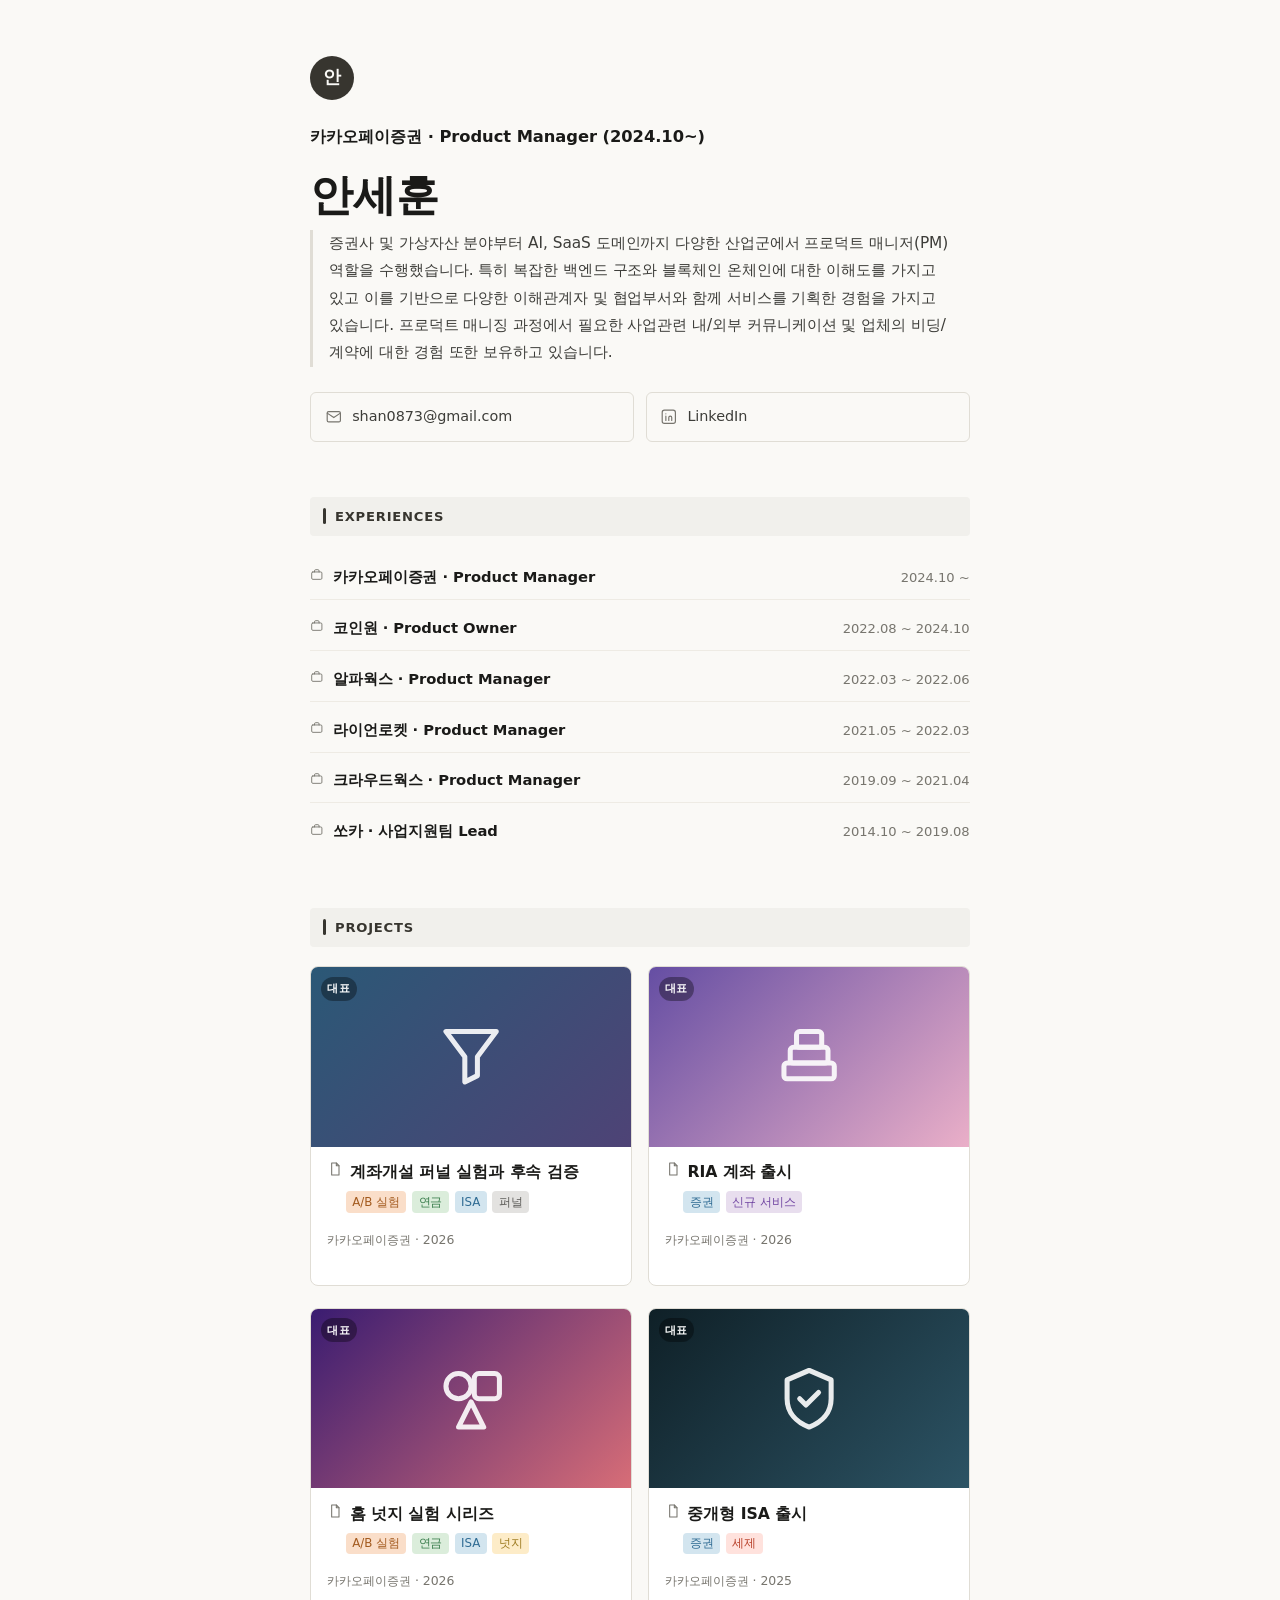
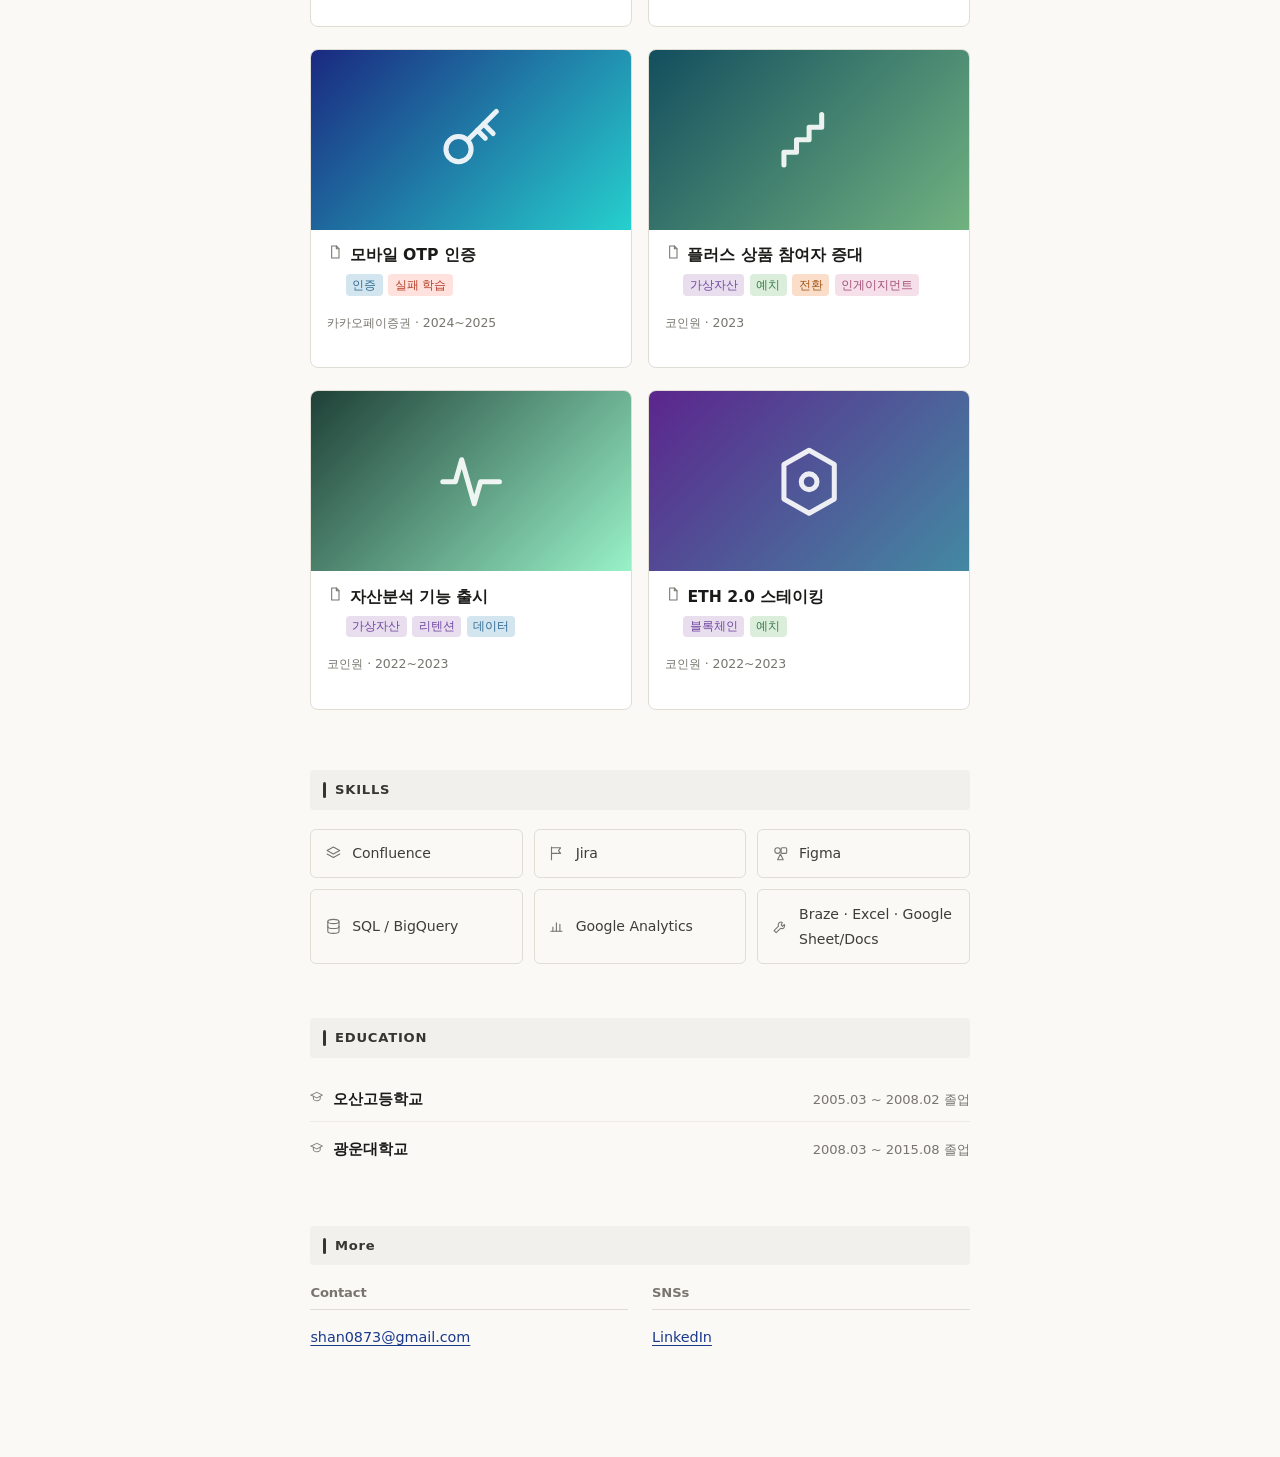
<file: index.html>
<!DOCTYPE html>
<html lang="ko">
<head>
<meta charset="utf-8">
<meta name="viewport" content="width=device-width, initial-scale=1">
<meta name="robots" content="noindex, nofollow">
<title>안세훈 · Product Manager</title>
<meta name="description" content="금융 프로덕트에서 가설을 실험으로 검증해 의사결정을 만드는 프로덕트 매니저 안세훈의 포트폴리오">
<link rel="stylesheet" href="assets/style.css">
</head>
<body>

<svg style="display:none" aria-hidden="true">
  <symbol id="i-mail" viewBox="0 0 24 24" fill="none" stroke="currentColor" stroke-width="1.6" stroke-linecap="round" stroke-linejoin="round">
    <rect x="3" y="5" width="18" height="14" rx="2"/><path d="M3 7l9 6 9-6"/>
  </symbol>
  <symbol id="i-link" viewBox="0 0 24 24" fill="none" stroke="currentColor" stroke-width="1.6" stroke-linecap="round" stroke-linejoin="round">
    <rect x="3" y="3" width="18" height="18" rx="3"/><path d="M8 11v6M8 8v.01M12 17v-4a2 2 0 0 1 4 0v4M12 13v4"/>
  </symbol>
  <symbol id="i-doc" viewBox="0 0 24 24" fill="none" stroke="currentColor" stroke-width="1.6" stroke-linecap="round" stroke-linejoin="round">
    <path d="M7 3h7l4 4v14H7z"/><path d="M14 3v4h4"/>
  </symbol>
  <symbol id="i-case" viewBox="0 0 24 24" fill="none" stroke="currentColor" stroke-width="1.6" stroke-linecap="round" stroke-linejoin="round">
    <rect x="3" y="7" width="18" height="13" rx="2"/><path d="M8 7V5a2 2 0 0 1 2-2h4a2 2 0 0 1 2 2v2"/>
  </symbol>
  <symbol id="i-cap" viewBox="0 0 24 24" fill="none" stroke="currentColor" stroke-width="1.6" stroke-linecap="round" stroke-linejoin="round">
    <path d="M2 9l10-5 10 5-10 5-10-5z"/><path d="M6 11v5c0 1.5 3 3 6 3s6-1.5 6-3v-5"/>
  </symbol>
  <symbol id="i-layers" viewBox="0 0 24 24" fill="none" stroke="currentColor" stroke-width="1.6" stroke-linecap="round" stroke-linejoin="round">
    <path d="M12 3l9 5-9 5-9-5 9-5z"/><path d="M3 13l9 5 9-5"/>
  </symbol>
  <symbol id="i-flag" viewBox="0 0 24 24" fill="none" stroke="currentColor" stroke-width="1.6" stroke-linecap="round" stroke-linejoin="round">
    <path d="M5 3v18"/><path d="M5 4h13l-3 4 3 4H5"/>
  </symbol>
  <symbol id="i-shapes" viewBox="0 0 24 24" fill="none" stroke="currentColor" stroke-width="1.6" stroke-linecap="round" stroke-linejoin="round">
    <circle cx="8" cy="8" r="4"/><rect x="13" y="4" width="8" height="8" rx="1.5"/><path d="M8 21l4-8 4 8z"/>
  </symbol>
  <symbol id="i-db" viewBox="0 0 24 24" fill="none" stroke="currentColor" stroke-width="1.6" stroke-linecap="round" stroke-linejoin="round">
    <ellipse cx="12" cy="5" rx="8" ry="3"/><path d="M4 5v14c0 1.66 3.58 3 8 3s8-1.34 8-3V5"/><path d="M4 12c0 1.66 3.58 3 8 3s8-1.34 8-3"/>
  </symbol>
  <symbol id="i-chart" viewBox="0 0 24 24" fill="none" stroke="currentColor" stroke-width="1.6" stroke-linecap="round" stroke-linejoin="round">
    <path d="M4 19h16"/><path d="M7 19v-6M12 19V7M17 19v-10"/>
  </symbol>
  <symbol id="i-tool" viewBox="0 0 24 24" fill="none" stroke="currentColor" stroke-width="1.6" stroke-linecap="round" stroke-linejoin="round">
    <path d="M14.7 6.3a4 4 0 0 0-5.4 5.4L3 18l3 3 6.3-6.3a4 4 0 0 0 5.4-5.4l-2.6 2.6-2-2z"/>
  </symbol>
  <symbol id="i-funnel" viewBox="0 0 24 24" fill="none" stroke="currentColor" stroke-width="1.6" stroke-linecap="round" stroke-linejoin="round">
    <path d="M4 4h16l-6 8v6l-4 2v-8z"/>
  </symbol>
  <symbol id="i-stack" viewBox="0 0 24 24" fill="none" stroke="currentColor" stroke-width="1.6" stroke-linecap="round" stroke-linejoin="round">
    <rect x="4" y="14" width="16" height="5" rx="1"/><rect x="6" y="9" width="12" height="5" rx="1"/><rect x="8" y="4" width="8" height="5" rx="1"/>
  </symbol>
  <symbol id="i-shield" viewBox="0 0 24 24" fill="none" stroke="currentColor" stroke-width="1.6" stroke-linecap="round" stroke-linejoin="round">
    <path d="M12 3l7 3v6c0 4.5-3 7.5-7 9-4-1.5-7-4.5-7-9V6z"/><path d="M9 12l2 2 4-4"/>
  </symbol>
  <symbol id="i-bell" viewBox="0 0 24 24" fill="none" stroke="currentColor" stroke-width="1.6" stroke-linecap="round" stroke-linejoin="round">
    <path d="M6 10a6 6 0 0 1 12 0c0 4 1.5 5.5 1.5 5.5H4.5S6 14 6 10z"/><path d="M10 19a2 2 0 0 0 4 0"/>
  </symbol>
  <symbol id="i-chat" viewBox="0 0 24 24" fill="none" stroke="currentColor" stroke-width="1.6" stroke-linecap="round" stroke-linejoin="round">
    <path d="M4 5h16v11H9l-5 4V5z"/>
  </symbol>
  <symbol id="i-key" viewBox="0 0 24 24" fill="none" stroke="currentColor" stroke-width="1.6" stroke-linecap="round" stroke-linejoin="round">
    <circle cx="8" cy="15" r="4"/><path d="M11 12l9-9"/><path d="M16 7l3 3M14 9l2.5 2.5"/>
  </symbol>
  <symbol id="i-stairs" viewBox="0 0 24 24" fill="none" stroke="currentColor" stroke-width="1.6" stroke-linecap="round" stroke-linejoin="round">
    <path d="M4 20v-4h4v-4h4V8h4V4"/>
  </symbol>
  <symbol id="i-pulse" viewBox="0 0 24 24" fill="none" stroke="currentColor" stroke-width="1.6" stroke-linecap="round" stroke-linejoin="round">
    <path d="M3 12h4l2-7 4 14 2-7h6"/>
  </symbol>
  <symbol id="i-hex" viewBox="0 0 24 24" fill="none" stroke="currentColor" stroke-width="1.6" stroke-linecap="round" stroke-linejoin="round">
    <path d="M12 2l8 4.5v11L12 22l-8-4.5v-11z"/><circle cx="12" cy="12" r="2.5"/>
  </symbol>
  <symbol id="i-mic" viewBox="0 0 24 24" fill="none" stroke="currentColor" stroke-width="1.6" stroke-linecap="round" stroke-linejoin="round">
    <rect x="9" y="2" width="6" height="12" rx="3"/><path d="M5 11a7 7 0 0 0 14 0"/><path d="M12 18v4M8 22h8"/>
  </symbol>
</svg>

<div class="wrap">

  <header class="site-header">
    <div class="avatar" aria-hidden="true">안</div>
    <p class="role-line">카카오페이증권 · Product Manager (2024.10~)</p>
    <h1>안세훈</h1>
    <p class="bio-quote">
      증권사 및 가상자산 분야부터 AI, SaaS 도메인까지 다양한 산업군에서 프로덕트 매니저(PM) 역할을 수행했습니다.
      특히 복잡한 백엔드 구조와 블록체인 온체인에 대한 이해도를 가지고 있고 이를 기반으로 다양한 이해관계자 및
      협업부서와 함께 서비스를 기획한 경험을 가지고 있습니다. 프로덕트 매니징 과정에서 필요한 사업관련
      내/외부 커뮤니케이션 및 업체의 비딩/계약에 대한 경험 또한 보유하고 있습니다.
    </p>

    <div class="contact-cards">
      <a class="contact-card" href="mailto:shan0873@gmail.com"><svg><use href="#i-mail"/></svg>shan0873@gmail.com</a>
      <a class="contact-card" href="https://www.linkedin.com/in/sehun-an-01b214189/"><svg><use href="#i-link"/></svg>LinkedIn</a>
    </div>
  </header>

  <div class="section-bar">EXPERIENCES</div>
  <ul class="entry-list">
    <li class="entry-item"><svg><use href="#i-case"/></svg><span class="entry-item__label">카카오페이증권 · Product Manager</span><span class="entry-item__when">2024.10 ~</span></li>
    <li class="entry-item"><svg><use href="#i-case"/></svg><span class="entry-item__label">코인원 · Product Owner</span><span class="entry-item__when">2022.08 ~ 2024.10</span></li>
    <li class="entry-item"><svg><use href="#i-case"/></svg><span class="entry-item__label">알파웍스 · Product Manager</span><span class="entry-item__when">2022.03 ~ 2022.06</span></li>
    <li class="entry-item"><svg><use href="#i-case"/></svg><span class="entry-item__label">라이언로켓 · Product Manager</span><span class="entry-item__when">2021.05 ~ 2022.03</span></li>
    <li class="entry-item"><svg><use href="#i-case"/></svg><span class="entry-item__label">크라우드웍스 · Product Manager</span><span class="entry-item__when">2019.09 ~ 2021.04</span></li>
    <li class="entry-item"><svg><use href="#i-case"/></svg><span class="entry-item__label">쏘카 · 사업지원팀 Lead</span><span class="entry-item__when">2014.10 ~ 2019.08</span></li>
  </ul>

<div class="section-bar">PROJECTS</div>
  <ul class="card-grid">

    <li class="project-card">
      <a class="project-card__cover cover--1" href="projects/pension-isa-funnel-ab.html" aria-hidden="true">
        <span class="project-card__badge">대표</span>
        <svg><use href="#i-funnel"/></svg>
      </a>
      <div class="project-card__body">
        <p class="project-card__title"><svg class="doc-icon"><use href="#i-doc"/></svg>
          <a href="projects/pension-isa-funnel-ab.html">계좌개설 퍼널 실험과 후속 검증</a></p>
        <ul class="tag-row">
          <li class="tagp tagp--orange">A/B 실험</li><li class="tagp tagp--green">연금</li>
          <li class="tagp tagp--blue">ISA</li><li class="tagp tagp--gray">퍼널</li>
        </ul>
        <p class="project-card__meta">카카오페이증권 · 2026</p>
      </div>
    </li>

    <li class="project-card">
      <a class="project-card__cover cover--2" href="projects/ria-launch.html" aria-hidden="true">
        <span class="project-card__badge">대표</span>
        <svg><use href="#i-stack"/></svg>
      </a>
      <div class="project-card__body">
        <p class="project-card__title"><svg class="doc-icon"><use href="#i-doc"/></svg>
          <a href="projects/ria-launch.html">RIA 계좌 출시</a></p>
        <ul class="tag-row"><li class="tagp tagp--blue">증권</li><li class="tagp tagp--purple">신규 서비스</li></ul>
        <p class="project-card__meta">카카오페이증권 · 2026</p>
      </div>
    </li>

    <li class="project-card">
      <a class="project-card__cover cover--5" href="projects/home-nudge-series.html" aria-hidden="true">
        <span class="project-card__badge">대표</span>
        <svg><use href="#i-shapes"/></svg></a>
      <div class="project-card__body">
        <p class="project-card__title"><svg class="doc-icon"><use href="#i-doc"/></svg>
          <a href="projects/home-nudge-series.html">홈 넛지 실험 시리즈</a></p>
        <ul class="tag-row"><li class="tagp tagp--orange">A/B 실험</li><li class="tagp tagp--green">연금</li><li class="tagp tagp--blue">ISA</li><li class="tagp tagp--yellow">넛지</li></ul>
        <p class="project-card__meta">카카오페이증권 · 2026</p>
      </div>
    </li>

    <li class="project-card">
      <a class="project-card__cover cover--4" href="projects/isa-launch.html" aria-hidden="true">
        <span class="project-card__badge">대표</span>
        <svg><use href="#i-shield"/></svg>
      </a>
      <div class="project-card__body">
        <p class="project-card__title"><svg class="doc-icon"><use href="#i-doc"/></svg>
          <a href="projects/isa-launch.html">중개형 ISA 출시</a></p>
        <ul class="tag-row"><li class="tagp tagp--blue">증권</li><li class="tagp tagp--red">세제</li></ul>
        <p class="project-card__meta">카카오페이증권 · 2025</p>
      </div>
    </li>

    <li class="project-card">
      <a class="project-card__cover cover--9" href="projects/mobile-otp.html" aria-hidden="true"><svg><use href="#i-key"/></svg></a>
      <div class="project-card__body">
        <p class="project-card__title"><svg class="doc-icon"><use href="#i-doc"/></svg>
          <a href="projects/mobile-otp.html">모바일 OTP 인증</a></p>
        <ul class="tag-row"><li class="tagp tagp--blue">인증</li><li class="tagp tagp--red">실패 학습</li></ul>
        <p class="project-card__meta">카카오페이증권 · 2024~2025</p>
      </div>
    </li>

    <li class="project-card">
      <a class="project-card__cover cover--6" href="projects/coinone-plus.html" aria-hidden="true"><svg><use href="#i-stairs"/></svg></a>
      <div class="project-card__body">
        <p class="project-card__title"><svg class="doc-icon"><use href="#i-doc"/></svg>
          <a href="projects/coinone-plus.html">플러스 상품 참여자 증대</a></p>
        <ul class="tag-row">
          <li class="tagp tagp--purple">가상자산</li><li class="tagp tagp--green">예치</li>
          <li class="tagp tagp--orange">전환</li><li class="tagp tagp--pink">인게이지먼트</li>
        </ul>
        <p class="project-card__meta">코인원 · 2023</p>
      </div>
    </li>

    <li class="project-card">
      <a class="project-card__cover cover--3" href="projects/coinone-asset-analysis.html" aria-hidden="true"><svg><use href="#i-pulse"/></svg></a>
      <div class="project-card__body">
        <p class="project-card__title"><svg class="doc-icon"><use href="#i-doc"/></svg>
          <a href="projects/coinone-asset-analysis.html">자산분석 기능 출시</a></p>
        <ul class="tag-row"><li class="tagp tagp--purple">가상자산</li><li class="tagp tagp--purple">리텐션</li><li class="tagp tagp--blue">데이터</li></ul>
        <p class="project-card__meta">코인원 · 2022~2023</p>
      </div>
    </li>

    <li class="project-card">
      <a class="project-card__cover cover--7" href="projects/eth2-staking.html" aria-hidden="true"><svg><use href="#i-hex"/></svg></a>
      <div class="project-card__body">
        <p class="project-card__title"><svg class="doc-icon"><use href="#i-doc"/></svg>
          <a href="projects/eth2-staking.html">ETH 2.0 스테이킹</a></p>
        <ul class="tag-row"><li class="tagp tagp--purple">블록체인</li><li class="tagp tagp--green">예치</li></ul>
        <p class="project-card__meta">코인원 · 2022~2023</p>
      </div>
    </li>
  </ul>

  <div class="section-bar">SKILLS</div>
  <div class="skills-grid">
    <div class="skill-card"><svg><use href="#i-layers"/></svg>Confluence</div>
    <div class="skill-card"><svg><use href="#i-flag"/></svg>Jira</div>
    <div class="skill-card"><svg><use href="#i-shapes"/></svg>Figma</div>
    <div class="skill-card"><svg><use href="#i-db"/></svg>SQL / BigQuery</div>
    <div class="skill-card"><svg><use href="#i-chart"/></svg>Google Analytics</div>
    <div class="skill-card"><svg><use href="#i-tool"/></svg>Braze · Excel · Google Sheet/Docs</div>
  </div>

  <div class="section-bar">EDUCATION</div>
  <ul class="entry-list">
    <li class="entry-item"><svg><use href="#i-cap"/></svg><span class="entry-item__label">오산고등학교</span><span class="entry-item__when">2005.03 ~ 2008.02 졸업</span></li>
    <li class="entry-item"><svg><use href="#i-cap"/></svg><span class="entry-item__label">광운대학교</span><span class="entry-item__when">2008.03 ~ 2015.08 졸업</span></li>
  </ul>

  <div class="section-bar">More</div>
  <div class="more-grid">
    <div>
      <h3>Contact</h3>
      <ul><li><a href="mailto:shan0873@gmail.com">shan0873@gmail.com</a></li></ul>
    </div>
    <div>
      <h3>SNSs</h3>
      <ul><li><a href="https://www.linkedin.com/in/sehun-an-01b214189/">LinkedIn</a></li></ul>
    </div>
  </div>

</div>
</body>
</html>
</file>
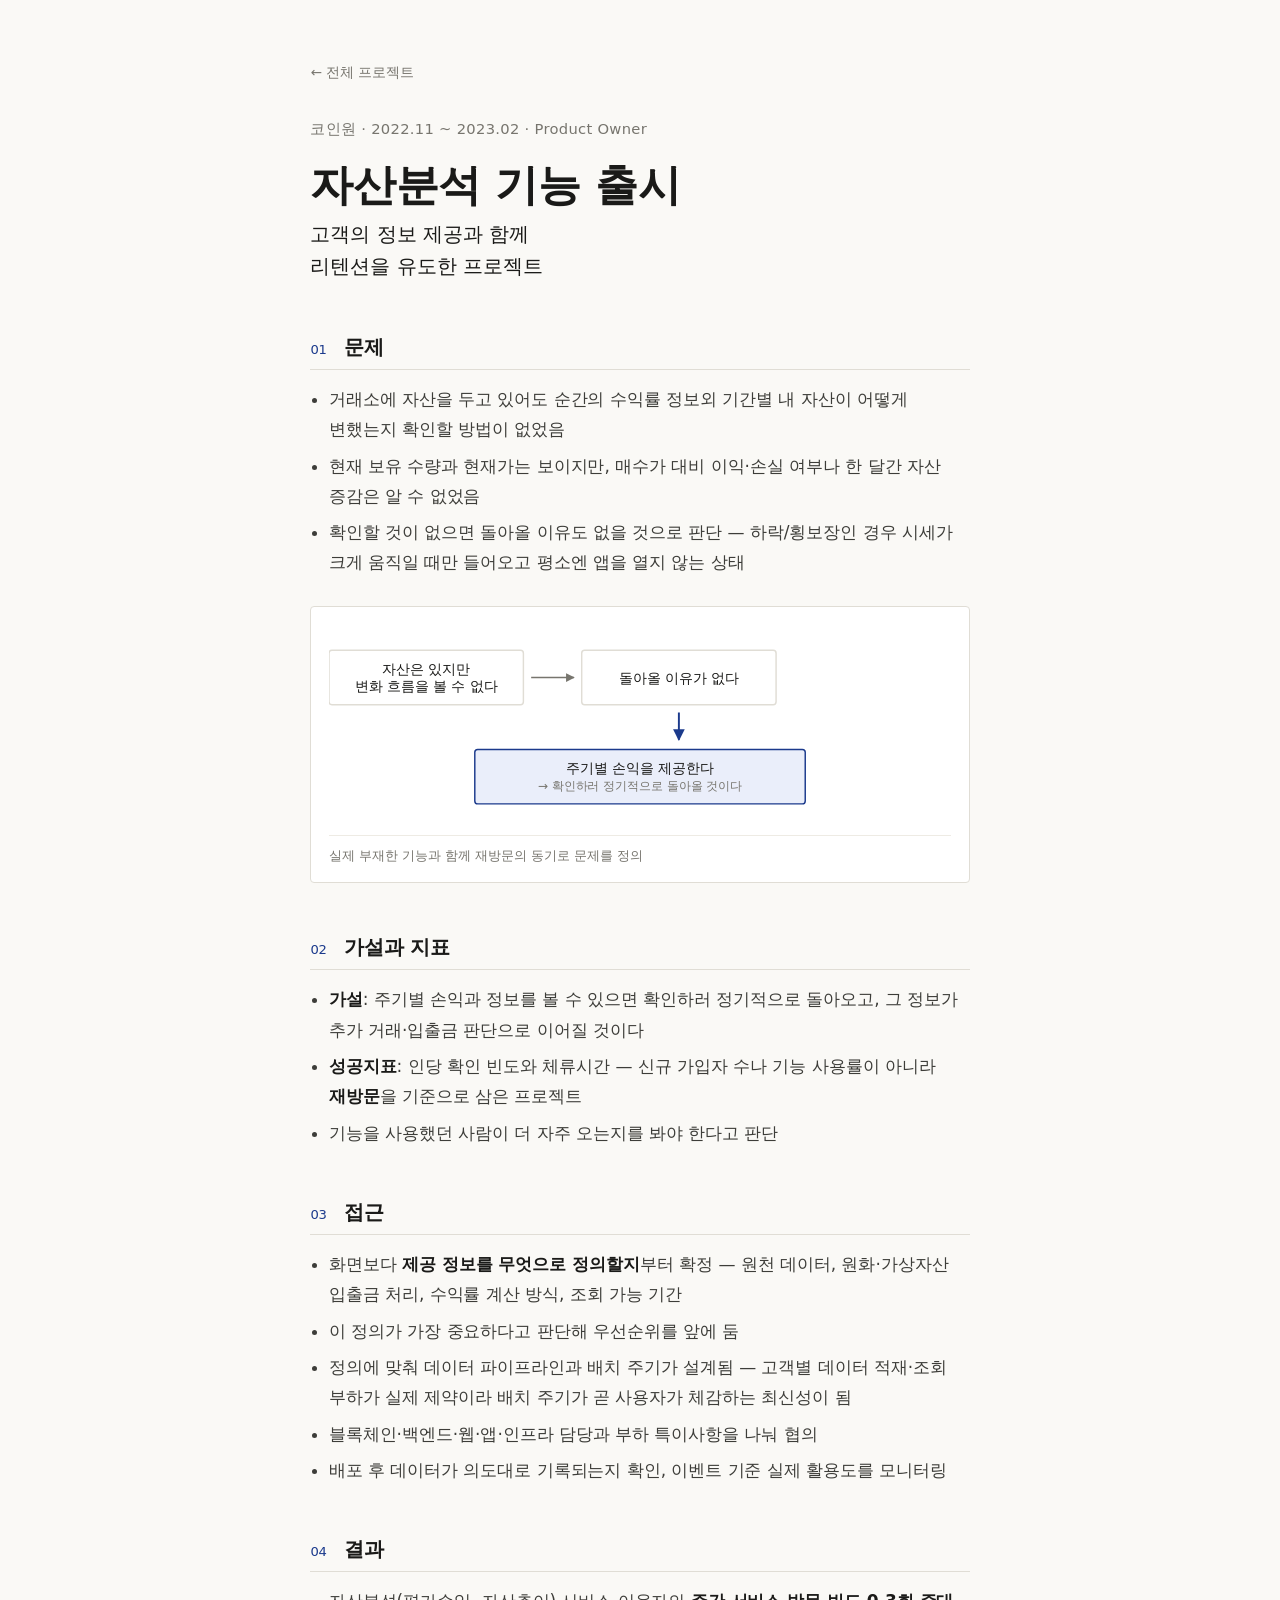
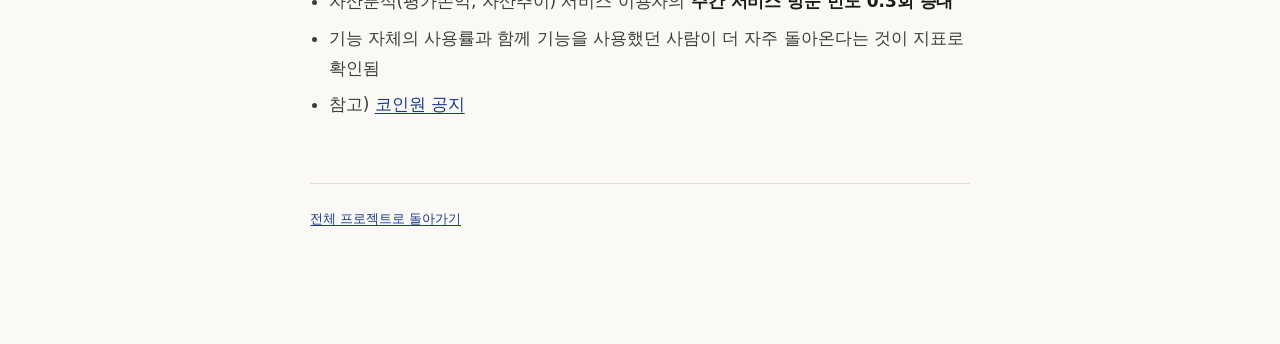
<file: projects/coinone-asset-analysis.html>
<!DOCTYPE html>
<html lang="ko">
<head>
<meta charset="utf-8">
<meta name="viewport" content="width=device-width, initial-scale=1">
<meta name="robots" content="noindex, nofollow">
<title>자산분석 기능 출시 · 안세훈</title>
<link rel="stylesheet" href="../assets/style.css">
</head>
<body>
<div class="wrap">

  <a class="back-link" href="../index.html">전체 프로젝트</a>

  <header class="site-header">
    <p class="role">코인원 · 2022.11 ~ 2023.02 · Product Owner</p>
    <h1>자산분석 기능 출시</h1>
    <p class="tagline">고객의 정보 제공과 함께<br>리텐션을 유도한 프로젝트</p>
  </header>

  <section class="section">
    <h2><span class="n">01</span>문제</h2>
    <ul>
      <li>거래소에 자산을 두고 있어도 순간의 수익률 정보외 기간별 내 자산이 어떻게 변했는지 확인할 방법이 없었음</li>
      <li>현재 보유 수량과 현재가는 보이지만, 매수가 대비 이익·손실 여부나 한 달간 자산 증감은 알 수 없었음</li>
      <li>확인할 것이 없으면 돌아올 이유도 없을 것으로 판단 — 하락/횡보장인 경우 시세가 크게 움직일 때만 들어오고 평소엔 앱을 열지 않는 상태</li>
    </ul>

    <figure class="figure">
      <svg viewBox="0 0 640 200" role="img" aria-labelledby="fig1-t fig1-d">
        <title id="fig1-t">문제 구조와 해결 방향</title>
        <desc id="fig1-d">자산 변화를 확인할 방법이 없어 재방문 이유가 없던 상태에서, 주기별 손익을 제공해 확인을 위한 재방문을 만들었습니다.</desc>

        <rect x="0" y="24" width="200" height="56" rx="3" class="svg-box"/>
        <text x="100" y="48" class="svg-label" text-anchor="middle">자산은 있지만</text>
        <text x="100" y="66" class="svg-label" text-anchor="middle">변화 흐름을 볼 수 없다</text>

        <path d="M208 52 H252" class="svg-arrow" marker-end="url(#ar)"/>

        <rect x="260" y="24" width="200" height="56" rx="3" class="svg-box"/>
        <text x="360" y="58" class="svg-label" text-anchor="middle">돌아올 이유가 없다</text>

        <path d="M360 88 V116" class="svg-arrow--accent" marker-end="url(#ar2)"/>

        <rect x="150" y="126" width="340" height="56" rx="3" class="svg-box--accent"/>
        <text x="320" y="150" class="svg-label" text-anchor="middle">주기별 손익을 제공한다</text>
        <text x="320" y="168" class="svg-label--sm" text-anchor="middle">→ 확인하러 정기적으로 돌아올 것이다</text>

        <defs>
          <marker id="ar" viewBox="0 0 10 10" refX="9" refY="5" markerWidth="6" markerHeight="6" orient="auto-start-reverse">
            <path d="M0 0 L10 5 L0 10 z" style="fill:var(--muted)"/>
          </marker>
          <marker id="ar2" viewBox="0 0 10 10" refX="9" refY="5" markerWidth="6" markerHeight="6" orient="auto-start-reverse">
            <path d="M0 0 L10 5 L0 10 z" style="fill:var(--accent)"/>
          </marker>
        </defs>
      </svg>
      <figcaption class="figure__caption">실제 부재한 기능과 함께 재방문의 동기로 문제를 정의</figcaption>
    </figure>
  </section>

  <section class="section">
    <h2><span class="n">02</span>가설과 지표</h2>
    <ul>
      <li><strong>가설</strong>: 주기별 손익과 정보를 볼 수 있으면 확인하러 정기적으로 돌아오고, 그 정보가 추가 거래·입출금 판단으로 이어질 것이다</li>
      <li><strong>성공지표</strong>: 인당 확인 빈도와 체류시간 — 신규 가입자 수나 기능 사용률이 아니라 <strong>재방문</strong>을 기준으로 삼은 프로젝트</li>
      <li>기능을 사용했던 사람이 더 자주 오는지를 봐야 한다고 판단</li>
    </ul>
  </section>

  <section class="section">
    <h2><span class="n">03</span>접근</h2>
    <ul>
      <li>화면보다 <strong>제공 정보를 무엇으로 정의할지</strong>부터 확정 — 원천 데이터, 원화·가상자산 입출금 처리, 수익률 계산 방식, 조회 가능 기간</li>
      <li>이 정의가 가장 중요하다고 판단해 우선순위를 앞에 둠</li>
      <li>정의에 맞춰 데이터 파이프라인과 배치 주기가 설계됨 — 고객별 데이터 적재·조회 부하가 실제 제약이라 배치 주기가 곧 사용자가 체감하는 최신성이 됨</li>
      <li>블록체인·백엔드·웹·앱·인프라 담당과 부하 특이사항을 나눠 협의</li>
      <li>배포 후 데이터가 의도대로 기록되는지 확인, 이벤트 기준 실제 활용도를 모니터링</li>
    </ul>
  </section>

  <section class="section">
    <h2><span class="n">04</span>결과</h2>
    <ul>
      <li>자산분석(평가손익, 자산추이) 서비스 이용자의 <strong>주간 서비스 방문 빈도 0.3회 증대</strong></li>
      <li>기능 자체의 사용률과 함께 기능을 사용했던 사람이 더 자주 돌아온다는 것이 지표로 확인됨</li>
      <li>참고) <a href="https://coinone.co.kr/info/notice/2519">코인원 공지</a></li>
    </ul>
  </section>

  <footer class="site-footer">
    <p><a href="../index.html">전체 프로젝트로 돌아가기</a></p>
  </footer>

</div>
</body>
</html>
</file>
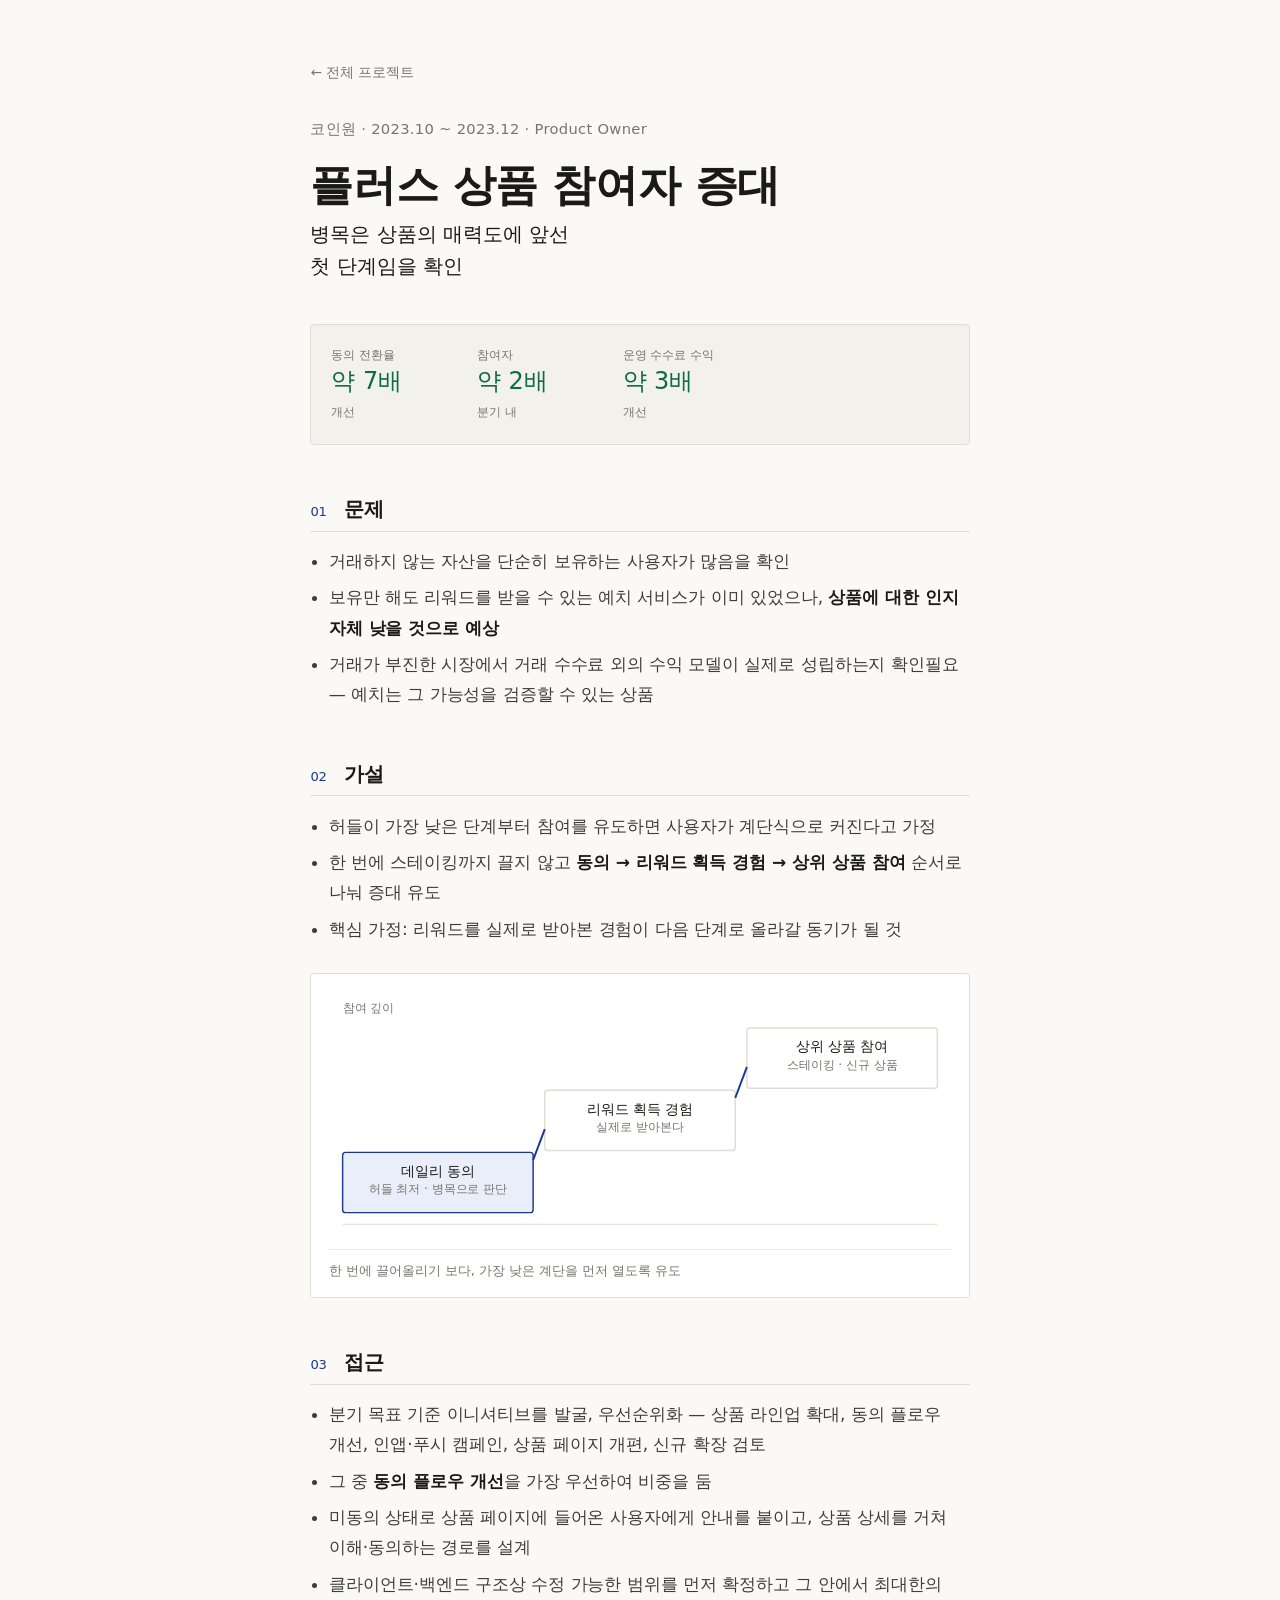
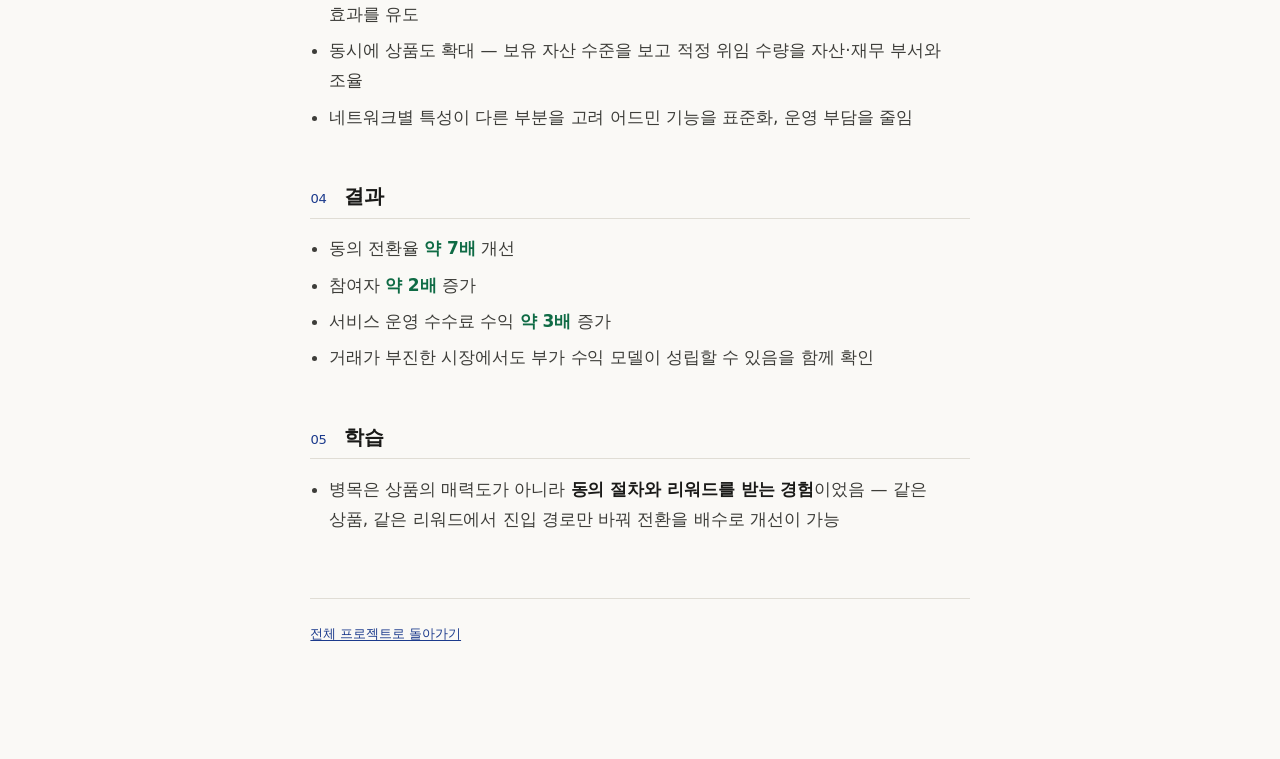
<file: projects/coinone-plus.html>
<!DOCTYPE html>
<html lang="ko">
<head>
<meta charset="utf-8">
<meta name="viewport" content="width=device-width, initial-scale=1">
<meta name="robots" content="noindex, nofollow">
<title>플러스 상품 참여자 증대 · 안세훈</title>
<link rel="stylesheet" href="../assets/style.css">
</head>
<body>
<div class="wrap">

  <a class="back-link" href="../index.html">전체 프로젝트</a>

  <header class="site-header">
    <p class="role">코인원 · 2023.10 ~ 2023.12 · Product Owner</p>
    <h1>플러스 상품 참여자 증대</h1>
    <p class="tagline">병목은 상품의 매력도에 앞선<br>첫 단계임을 확인</p>
  </header>

  <div class="metric-row">
    <div class="metric">
      <span class="metric__label">동의 전환율</span>
      <span class="metric__val metric__val--up">약 7배</span>
      <span class="metric__note">개선</span>
    </div>
    <div class="metric">
      <span class="metric__label">참여자</span>
      <span class="metric__val metric__val--up">약 2배</span>
      <span class="metric__note">분기 내</span>
    </div>
    <div class="metric">
      <span class="metric__label">운영 수수료 수익</span>
      <span class="metric__val metric__val--up">약 3배</span>
      <span class="metric__note">개선</span>
    </div>
  </div>

  <section class="section">
    <h2><span class="n">01</span>문제</h2>
    <ul>
      <li>거래하지 않는 자산을 단순히 보유하는 사용자가 많음을 확인</li>
      <li>보유만 해도 리워드를 받을 수 있는 예치 서비스가 이미 있었으나, <strong>상품에 대한 인지 자체 낮을 것으로 예상</strong></li>
      <li>거래가 부진한 시장에서 거래 수수료 외의 수익 모델이 실제로 성립하는지 확인필요 — 예치는 그 가능성을 검증할 수 있는 상품</li>
    </ul>
  </section>

  <section class="section">
    <h2><span class="n">02</span>가설</h2>
    <ul>
      <li>허들이 가장 낮은 단계부터 참여를 유도하면 사용자가 계단식으로 커진다고 가정</li>
      <li>한 번에 스테이킹까지 끌지 않고 <strong>동의 → 리워드 획득 경험 → 상위 상품 참여</strong> 순서로 나눠 증대 유도</li>
      <li>핵심 가정: 리워드를 실제로 받아본 경험이 다음 단계로 올라갈 동기가 될 것</li>
    </ul>

    <figure class="figure">
      <svg viewBox="0 0 640 250" role="img" aria-labelledby="fig1-t fig1-d">
        <title id="fig1-t">참여 사다리 구조</title>
        <desc id="fig1-d">허들이 가장 낮은 데일리 동의부터 시작해 리워드 획득 경험을 거쳐 상위 상품 참여로 올라가는 3단 구조입니다.</desc>

        <rect x="14" y="164" width="196" height="62" rx="3" class="svg-box--accent"/>
        <text x="112" y="188" class="svg-label" text-anchor="middle">데일리 동의</text>
        <text x="112" y="206" class="svg-label--sm" text-anchor="middle">허들 최저 · 병목으로 판단</text>

        <rect x="222" y="100" width="196" height="62" rx="3" class="svg-box"/>
        <text x="320" y="124" class="svg-label" text-anchor="middle">리워드 획득 경험</text>
        <text x="320" y="142" class="svg-label--sm" text-anchor="middle">실제로 받아본다</text>

        <rect x="430" y="36" width="196" height="62" rx="3" class="svg-box"/>
        <text x="528" y="60" class="svg-label" text-anchor="middle">상위 상품 참여</text>
        <text x="528" y="78" class="svg-label--sm" text-anchor="middle">스테이킹 · 신규 상품</text>

        <path d="M210 172 L222 140" class="svg-arrow--accent"/>
        <path d="M418 108 L430 76" class="svg-arrow--accent"/>

        <line x1="14" y1="238" x2="626" y2="238" class="svg-axis"/>
        <text x="14" y="20" class="svg-label--sm">참여 깊이</text>
      </svg>
      <figcaption class="figure__caption">한 번에 끌어올리기 보다, 가장 낮은 계단을 먼저 열도록 유도</figcaption>
    </figure>
  </section>

  <section class="section">
    <h2><span class="n">03</span>접근</h2>
    <ul>
      <li>분기 목표 기준 이니셔티브를 발굴, 우선순위화 — 상품 라인업 확대, 동의 플로우 개선, 인앱·푸시 캠페인, 상품 페이지 개편, 신규 확장 검토</li>
      <li>그 중 <strong>동의 플로우 개선</strong>을 가장 우선하여 비중을 둠</li>
      <li>미동의 상태로 상품 페이지에 들어온 사용자에게 안내를 붙이고, 상품 상세를 거쳐 이해·동의하는 경로를 설계</li>
      <li>클라이언트·백엔드 구조상 수정 가능한 범위를 먼저 확정하고 그 안에서 최대한의 효과를 유도</li>
      <li>동시에 상품도 확대 — 보유 자산 수준을 보고 적정 위임 수량을 자산·재무 부서와 조율</li>
      <li>네트워크별 특성이 다른 부분을 고려 어드민 기능을 표준화, 운영 부담을 줄임</li>
    </ul>
  </section>

  <section class="section">
    <h2><span class="n">04</span>결과</h2>
    <ul>
      <li>동의 전환율 <span class="delta--up">약 7배</span> 개선</li>
      <li>참여자 <span class="delta--up">약 2배</span> 증가</li>
      <li>서비스 운영 수수료 수익 <span class="delta--up">약 3배</span> 증가</li>
      <li>거래가 부진한 시장에서도 부가 수익 모델이 성립할 수 있음을 함께 확인</li>
    </ul>
  </section>

  <section class="section">
    <h2><span class="n">05</span>학습</h2>
    <ul>
      <li>병목은 상품의 매력도가 아니라 <strong>동의 절차와 리워드를 받는 경험</strong>이었음 — 같은 상품, 같은 리워드에서 진입 경로만 바꿔 전환을 배수로 개선이 가능</li>
    </ul>
  </section>

  <footer class="site-footer">
    <p><a href="../index.html">전체 프로젝트로 돌아가기</a></p>
  </footer>

</div>
</body>
</html>
</file>
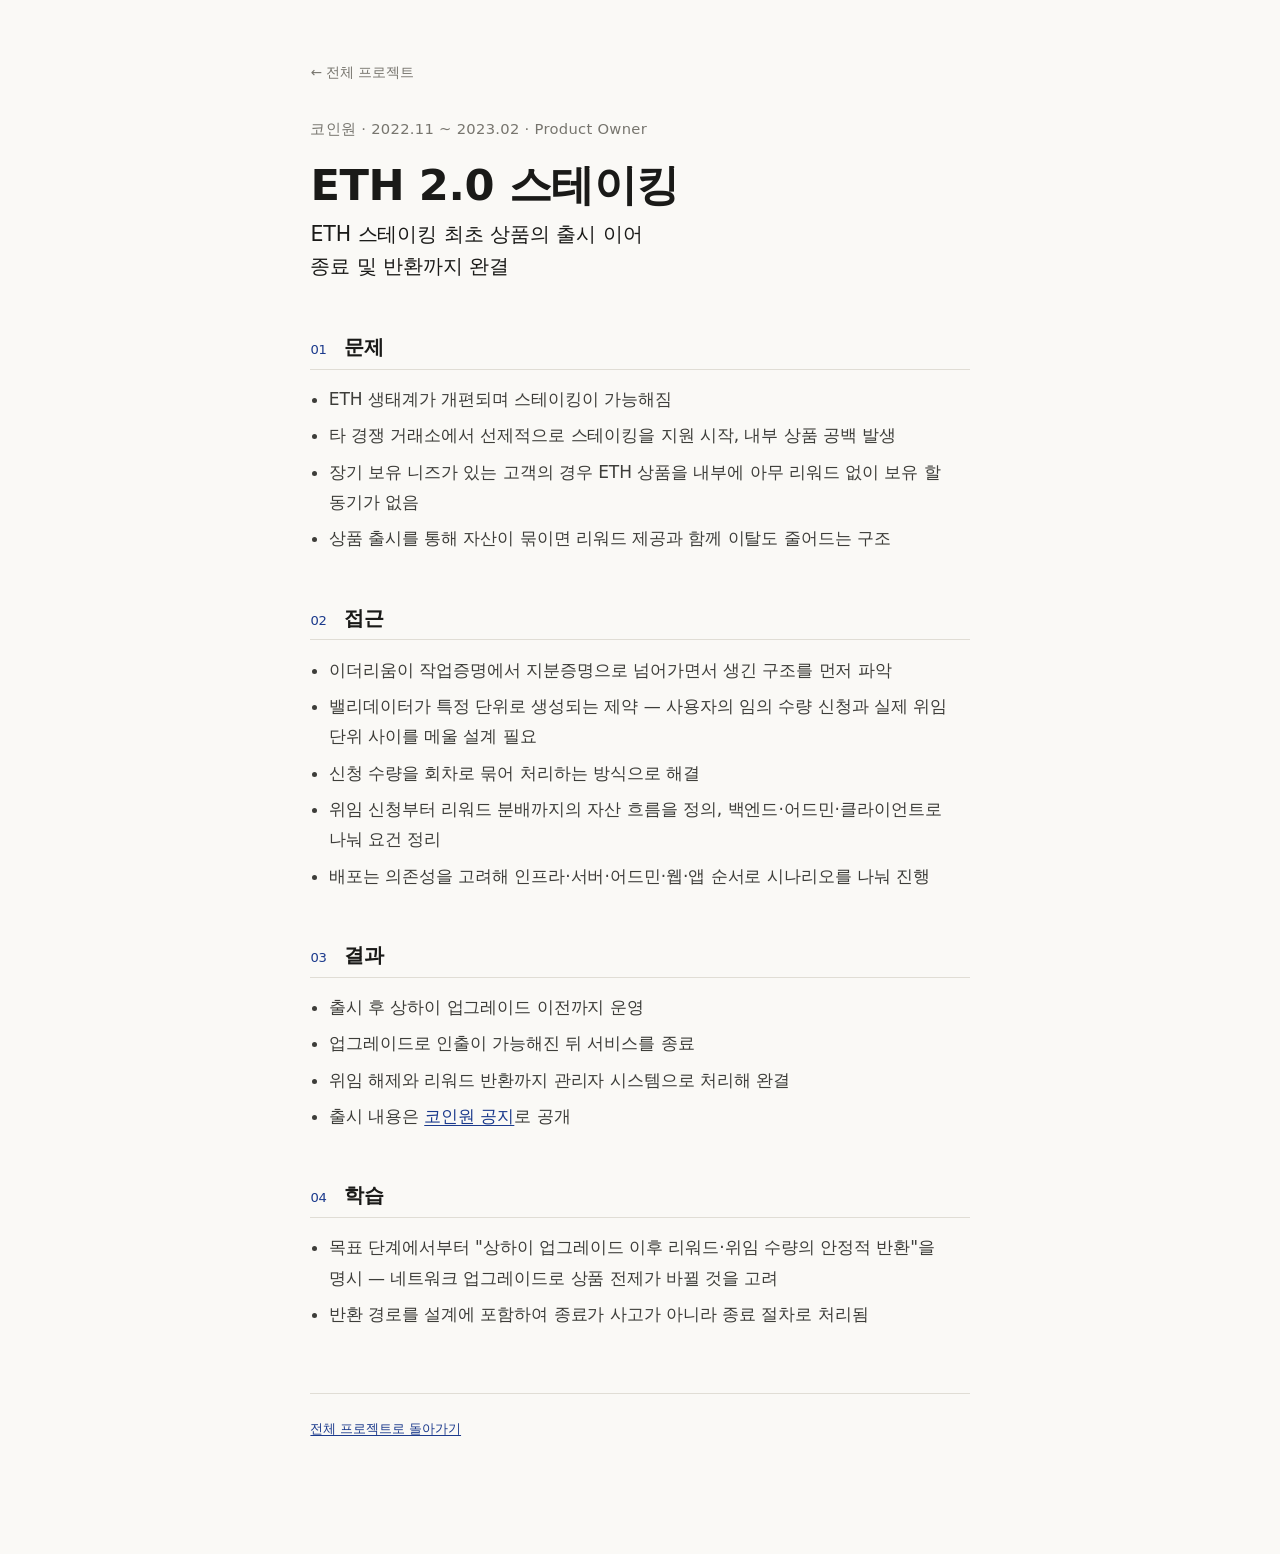
<file: projects/eth2-staking.html>
<!DOCTYPE html>
<html lang="ko">
<head>
<meta charset="utf-8">
<meta name="viewport" content="width=device-width, initial-scale=1">
<meta name="robots" content="noindex, nofollow">
<title>ETH 2.0 스테이킹 · 안세훈</title>
<link rel="stylesheet" href="../assets/style.css">
</head>
<body>
<div class="wrap">

  <a class="back-link" href="../index.html">전체 프로젝트</a>

  <header class="site-header">
    <p class="role">코인원 · 2022.11 ~ 2023.02 · Product Owner</p>
    <h1>ETH 2.0 스테이킹</h1>
    <p class="tagline">ETH 스테이킹 최초 상품의 출시 이어<br>종료 및 반환까지 완결</p>
  </header>

  <section class="section">
    <h2><span class="n">01</span>문제</h2>
    <ul>
      <li>ETH 생태계가 개편되며 스테이킹이 가능해짐</li>
      <li>타 경쟁 거래소에서 선제적으로 스테이킹을 지원 시작, 내부 상품 공백 발생</li>
      <li>장기 보유 니즈가 있는 고객의 경우 ETH 상품을 내부에 아무 리워드 없이 보유 할 동기가 없음</li>
      <li>상품 출시를 통해 자산이 묶이면 리워드 제공과 함께 이탈도 줄어드는 구조</li>
    </ul>
  </section>

  <section class="section">
    <h2><span class="n">02</span>접근</h2>
    <ul>
      <li>이더리움이 작업증명에서 지분증명으로 넘어가면서 생긴 구조를 먼저 파악</li>
      <li>밸리데이터가 특정 단위로 생성되는 제약 — 사용자의 임의 수량 신청과 실제 위임 단위 사이를 메울 설계 필요</li>
      <li>신청 수량을 회차로 묶어 처리하는 방식으로 해결</li>
      <li>위임 신청부터 리워드 분배까지의 자산 흐름을 정의, 백엔드·어드민·클라이언트로 나눠 요건 정리</li>
      <li>배포는 의존성을 고려해 인프라·서버·어드민·웹·앱 순서로 시나리오를 나눠 진행</li>
    </ul>
  </section>

  <section class="section">
    <h2><span class="n">03</span>결과</h2>
    <ul>
      <li>출시 후 상하이 업그레이드 이전까지 운영</li>
      <li>업그레이드로 인출이 가능해진 뒤 서비스를 종료</li>
      <li>위임 해제와 리워드 반환까지 관리자 시스템으로 처리해 완결</li>
      <li>출시 내용은 <a href="https://coinone.co.kr/info/notice/2002">코인원 공지</a>로 공개</li>
    </ul>
  </section>

  <section class="section">
    <h2><span class="n">04</span>학습</h2>
    <ul>
      <li>목표 단계에서부터 "상하이 업그레이드 이후 리워드·위임 수량의 안정적 반환"을 명시 — 네트워크 업그레이드로 상품 전제가 바뀔 것을 고려</li>
      <li>반환 경로를 설계에 포함하여 종료가 사고가 아니라 종료 절차로 처리됨</li>
    </ul>
  </section>

  <footer class="site-footer">
    <p><a href="../index.html">전체 프로젝트로 돌아가기</a></p>
  </footer>

</div>
</body>
</html>
</file>
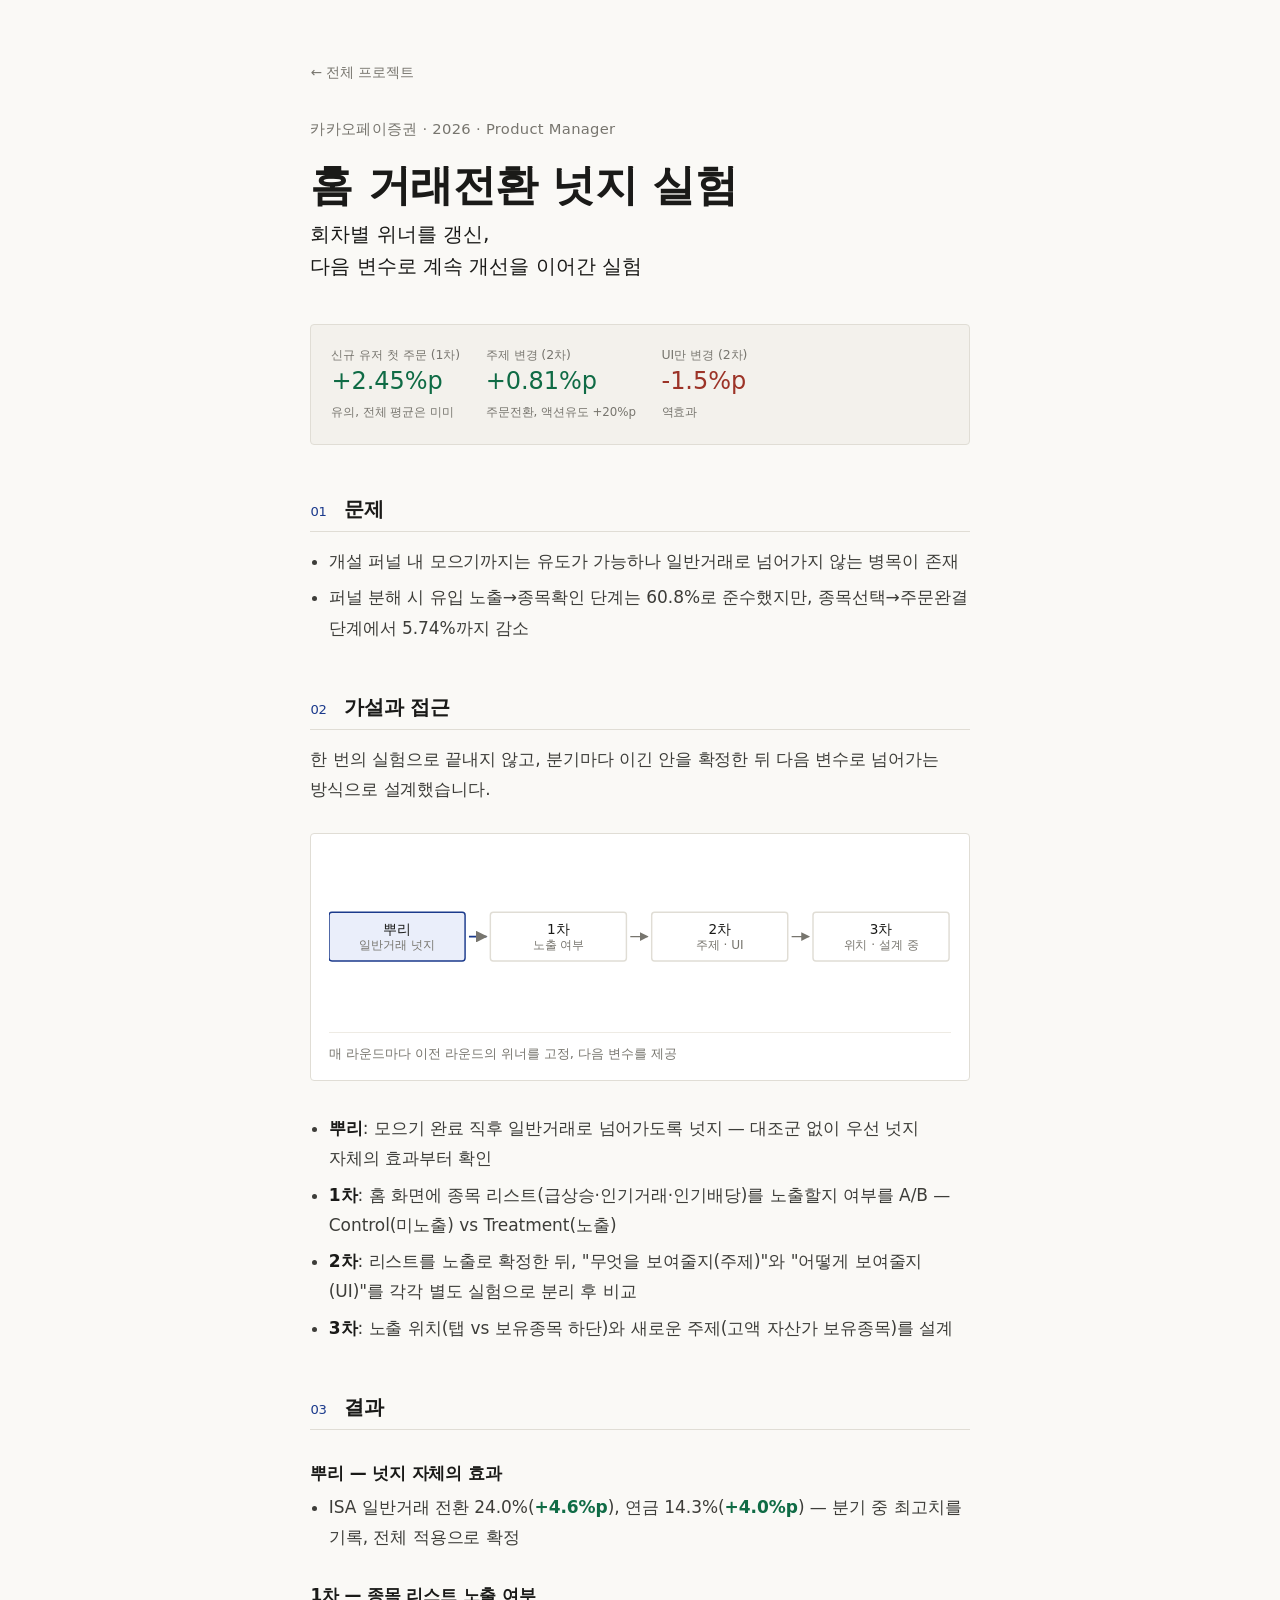
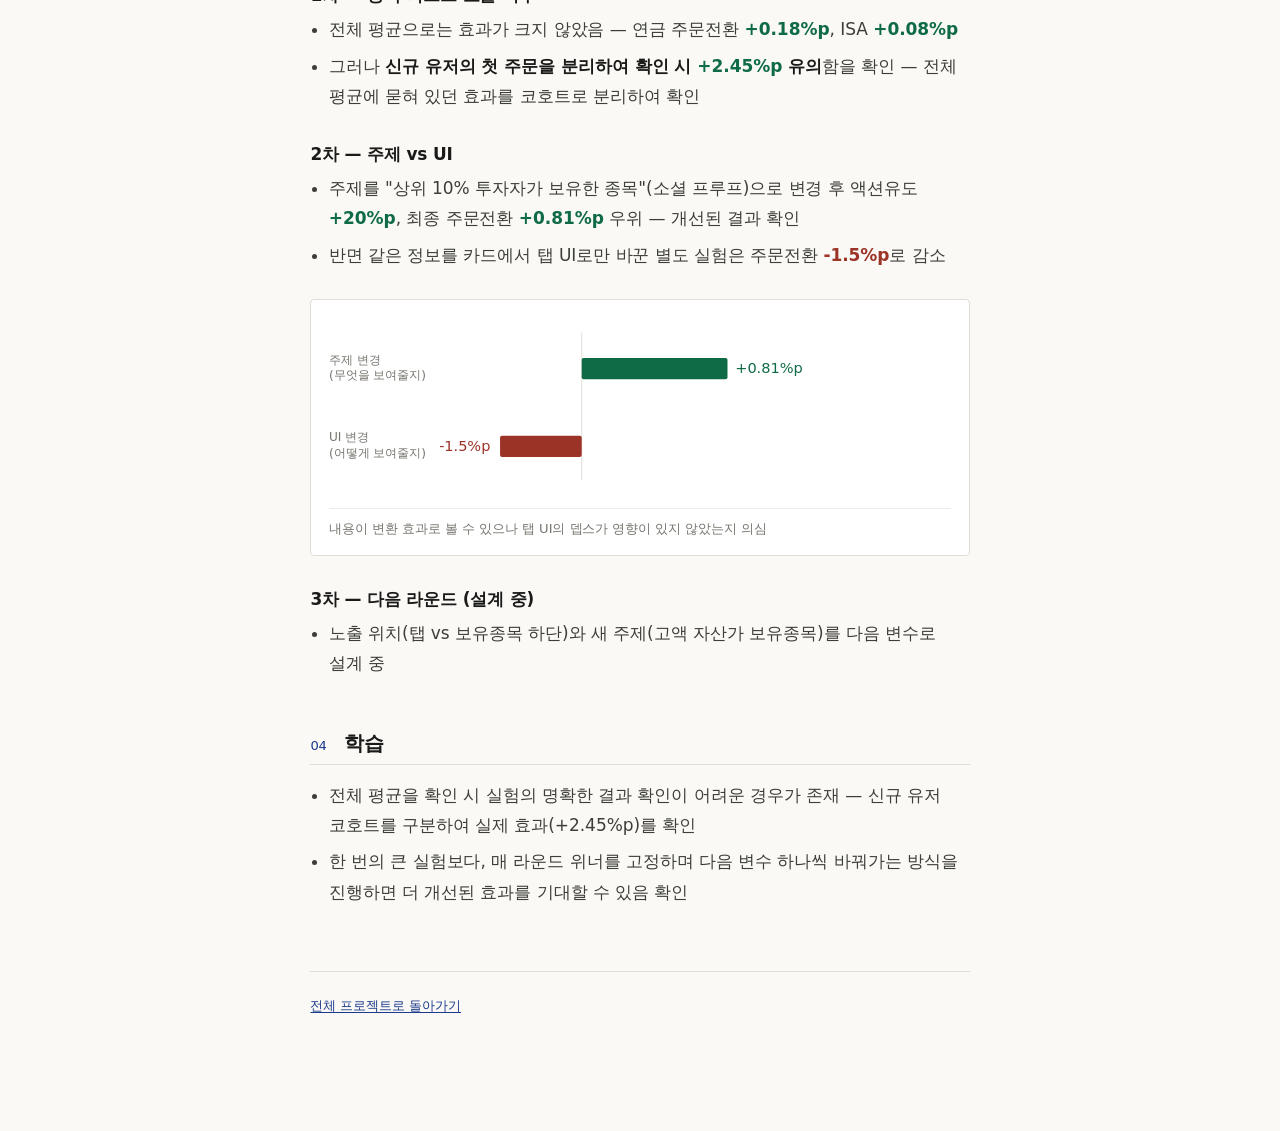
<file: projects/home-nudge-series.html>
<!DOCTYPE html>
<html lang="ko">
<head>
<meta charset="utf-8">
<meta name="viewport" content="width=device-width, initial-scale=1">
<meta name="robots" content="noindex, nofollow">
<title>홈 거래전환 넛지 실험 · 안세훈</title>
<link rel="stylesheet" href="../assets/style.css">
</head>
<body>
<div class="wrap">

  <a class="back-link" href="../index.html">전체 프로젝트</a>

  <header class="site-header">
    <p class="role">카카오페이증권 · 2026 · Product Manager</p>
    <h1>홈 거래전환 넛지 실험</h1>
    <p class="tagline">회차별 위너를 갱신,<br>다음 변수로 계속 개선을 이어간 실험</p>
  </header>

  <div class="metric-row">
    <div class="metric">
      <span class="metric__label">신규 유저 첫 주문 (1차)</span>
      <span class="metric__val metric__val--up">+2.45%p</span>
      <span class="metric__note">유의, 전체 평균은 미미</span>
    </div>
    <div class="metric">
      <span class="metric__label">주제 변경 (2차)</span>
      <span class="metric__val metric__val--up">+0.81%p</span>
      <span class="metric__note">주문전환, 액션유도 +20%p</span>
    </div>
    <div class="metric">
      <span class="metric__label">UI만 변경 (2차)</span>
      <span class="metric__val metric__val--down">-1.5%p</span>
      <span class="metric__note">역효과</span>
    </div>
  </div>

  <section class="section">
    <h2><span class="n">01</span>문제</h2>
    <ul>
      <li>개설 퍼널 내 모으기까지는 유도가 가능하나 일반거래로 넘어가지 않는 병목이 존재</li>
      <li>퍼널 분해 시 유입 노출→종목확인 단계는 60.8%로 준수했지만, 종목선택→주문완결 단계에서 5.74%까지 감소</li>
    </ul>
  </section>

  <section class="section">
    <h2><span class="n">02</span>가설과 접근</h2>
    <p>한 번의 실험으로 끝내지 않고, 분기마다 이긴 안을 확정한 뒤 다음 변수로 넘어가는 방식으로 설계했습니다.</p>

    <figure class="figure">
      <svg viewBox="0 0 640 170" role="img" aria-labelledby="fig1-t fig1-d">
        <title id="fig1-t">4단계로 이어진 실험 로드맵</title>
        <desc id="fig1-d">뿌리 넛지에서 시작해 노출 여부, 주제·UI, 위치·주문타입 순으로 변수를 바꿔가며 실험했습니다.</desc>

        <rect x="0"   y="60" width="140" height="50" rx="3" class="svg-box--accent"/>
        <text x="70"  y="82" class="svg-label" text-anchor="middle">뿌리</text>
        <text x="70"  y="98" class="svg-label--sm" text-anchor="middle">일반거래 넛지</text>

        <rect x="166" y="60" width="140" height="50" rx="3" class="svg-box"/>
        <text x="236" y="82" class="svg-label" text-anchor="middle">1차</text>
        <text x="236" y="98" class="svg-label--sm" text-anchor="middle">노출 여부</text>

        <rect x="332" y="60" width="140" height="50" rx="3" class="svg-box"/>
        <text x="402" y="82" class="svg-label" text-anchor="middle">2차</text>
        <text x="402" y="98" class="svg-label--sm" text-anchor="middle">주제 · UI</text>

        <rect x="498" y="60" width="140" height="50" rx="3" class="svg-box"/>
        <text x="568" y="82" class="svg-label" text-anchor="middle">3차</text>
        <text x="568" y="98" class="svg-label--sm" text-anchor="middle">위치 · 설계 중</text>

        <path d="M144 85 H162" class="svg-arrow--accent" marker-end="url(#h1)"/>
        <path d="M310 85 H328" class="svg-arrow" marker-end="url(#h1)"/>
        <path d="M476 85 H494" class="svg-arrow" marker-end="url(#h1)"/>

        <defs>
          <marker id="h1" viewBox="0 0 10 10" refX="9" refY="5" markerWidth="6" markerHeight="6" orient="auto-start-reverse">
            <path d="M0 0 L10 5 L0 10 z" style="fill:var(--muted)"/>
          </marker>
        </defs>
      </svg>
      <figcaption class="figure__caption">매 라운드마다 이전 라운드의 위너를 고정, 다음 변수를 제공</figcaption>
    </figure>

    <ul>
      <li><strong>뿌리</strong>: 모으기 완료 직후 일반거래로 넘어가도록 넛지 — 대조군 없이 우선 넛지 자체의 효과부터 확인</li>
      <li><strong>1차</strong>: 홈 화면에 종목 리스트(급상승·인기거래·인기배당)를 노출할지 여부를 A/B — Control(미노출) vs Treatment(노출)</li>
      <li><strong>2차</strong>: 리스트를 노출로 확정한 뒤, "무엇을 보여줄지(주제)"와 "어떻게 보여줄지(UI)"를 각각 별도 실험으로 분리 후 비교</li>
      <li><strong>3차</strong>: 노출 위치(탭 vs 보유종목 하단)와 새로운 주제(고액 자산가 보유종목)를 설계</li>
    </ul>
  </section>

  <section class="section">
    <h2><span class="n">03</span>결과</h2>

    <h3>뿌리 — 넛지 자체의 효과</h3>
    <ul>
      <li>ISA 일반거래 전환 24.0%(<span class="delta--up">+4.6%p</span>), 연금 14.3%(<span class="delta--up">+4.0%p</span>) — 분기 중 최고치를 기록, 전체 적용으로 확정</li>
    </ul>

    <h3>1차 — 종목 리스트 노출 여부</h3>
    <ul>
      <li>전체 평균으로는 효과가 크지 않았음 — 연금 주문전환 <span class="delta--up">+0.18%p</span>, ISA <span class="delta--up">+0.08%p</span></li>
      <li>그러나 <strong>신규 유저의 첫 주문을 분리하여 확인 시 <span class="delta--up">+2.45%p</span> 유의</strong>함을 확인 — 전체 평균에 묻혀 있던 효과를 코호트로 분리하여 확인</li>
    </ul>

    <h3>2차 — 주제 vs UI</h3>
    <ul>
      <li>주제를 "상위 10% 투자자가 보유한 종목"(소셜 프루프)으로 변경 후 액션유도 <span class="delta--up">+20%p</span>, 최종 주문전환 <span class="delta--up">+0.81%p</span> 우위 — 개선된 결과 확인</li>
      <li>반면 같은 정보를 카드에서 탭 UI로만 바꾼 별도 실험은 주문전환 <span class="delta--down">-1.5%p</span>로 감소</li>
    </ul>

    <figure class="figure">
      <svg viewBox="0 0 640 180" role="img" aria-labelledby="fig2-t fig2-d">
        <title id="fig2-t">같은 화면, 다른 변수 — 주제 변경과 UI 변경의 결과 대비</title>
        <desc id="fig2-d">무엇을 보여줄지를 바꾼 실험은 주문전환이 0.81%p 상승했지만, 어떻게 보여줄지만 바꾼 실험은 1.5%p 하락했습니다.</desc>

        <line x1="260" y1="14" x2="260" y2="166" class="svg-axis"/>

        <text x="0" y="46" class="svg-label--sm">주제 변경</text>
        <text x="0" y="62" class="svg-label--sm">(무엇을 보여줄지)</text>
        <rect x="260" y="40" width="150" height="22" rx="2" class="svg-bar--up"/>
        <text x="418" y="56" class="svg-num" style="fill:var(--up)">+0.81%p</text>

        <text x="0" y="126" class="svg-label--sm">UI 변경</text>
        <text x="0" y="142" class="svg-label--sm">(어떻게 보여줄지)</text>
        <rect x="176" y="120" width="84" height="22" rx="2" class="svg-bar--down"/>
        <text x="166" y="136" class="svg-num" text-anchor="end" style="fill:var(--down)">-1.5%p</text>
      </svg>
      <figcaption class="figure__caption">내용이 변환 효과로 볼 수 있으나 탭 UI의 뎁스가 영향이 있지 않았는지 의심</figcaption>
    </figure>

    <h3>3차 — 다음 라운드 (설계 중)</h3>
    <ul>
      <li>노출 위치(탭 vs 보유종목 하단)와 새 주제(고액 자산가 보유종목)를 다음 변수로 설계 중</li>
    </ul>
  </section>

  <section class="section">
    <h2><span class="n">04</span>학습</h2>
    <ul>
      <li>전체 평균을 확인 시 실험의 명확한 결과 확인이 어려운 경우가 존재 — 신규 유저 코호트를 구분하여 실제 효과(+2.45%p)를 확인</li>
      <li>한 번의 큰 실험보다, 매 라운드 위너를 고정하며 다음 변수 하나씩 바꿔가는 방식을 진행하면 더 개선된 효과를 기대할 수 있음 확인</li>
    </ul>
  </section>

  <footer class="site-footer">
    <p><a href="../index.html">전체 프로젝트로 돌아가기</a></p>
  </footer>

</div>
</body>
</html>
</file>
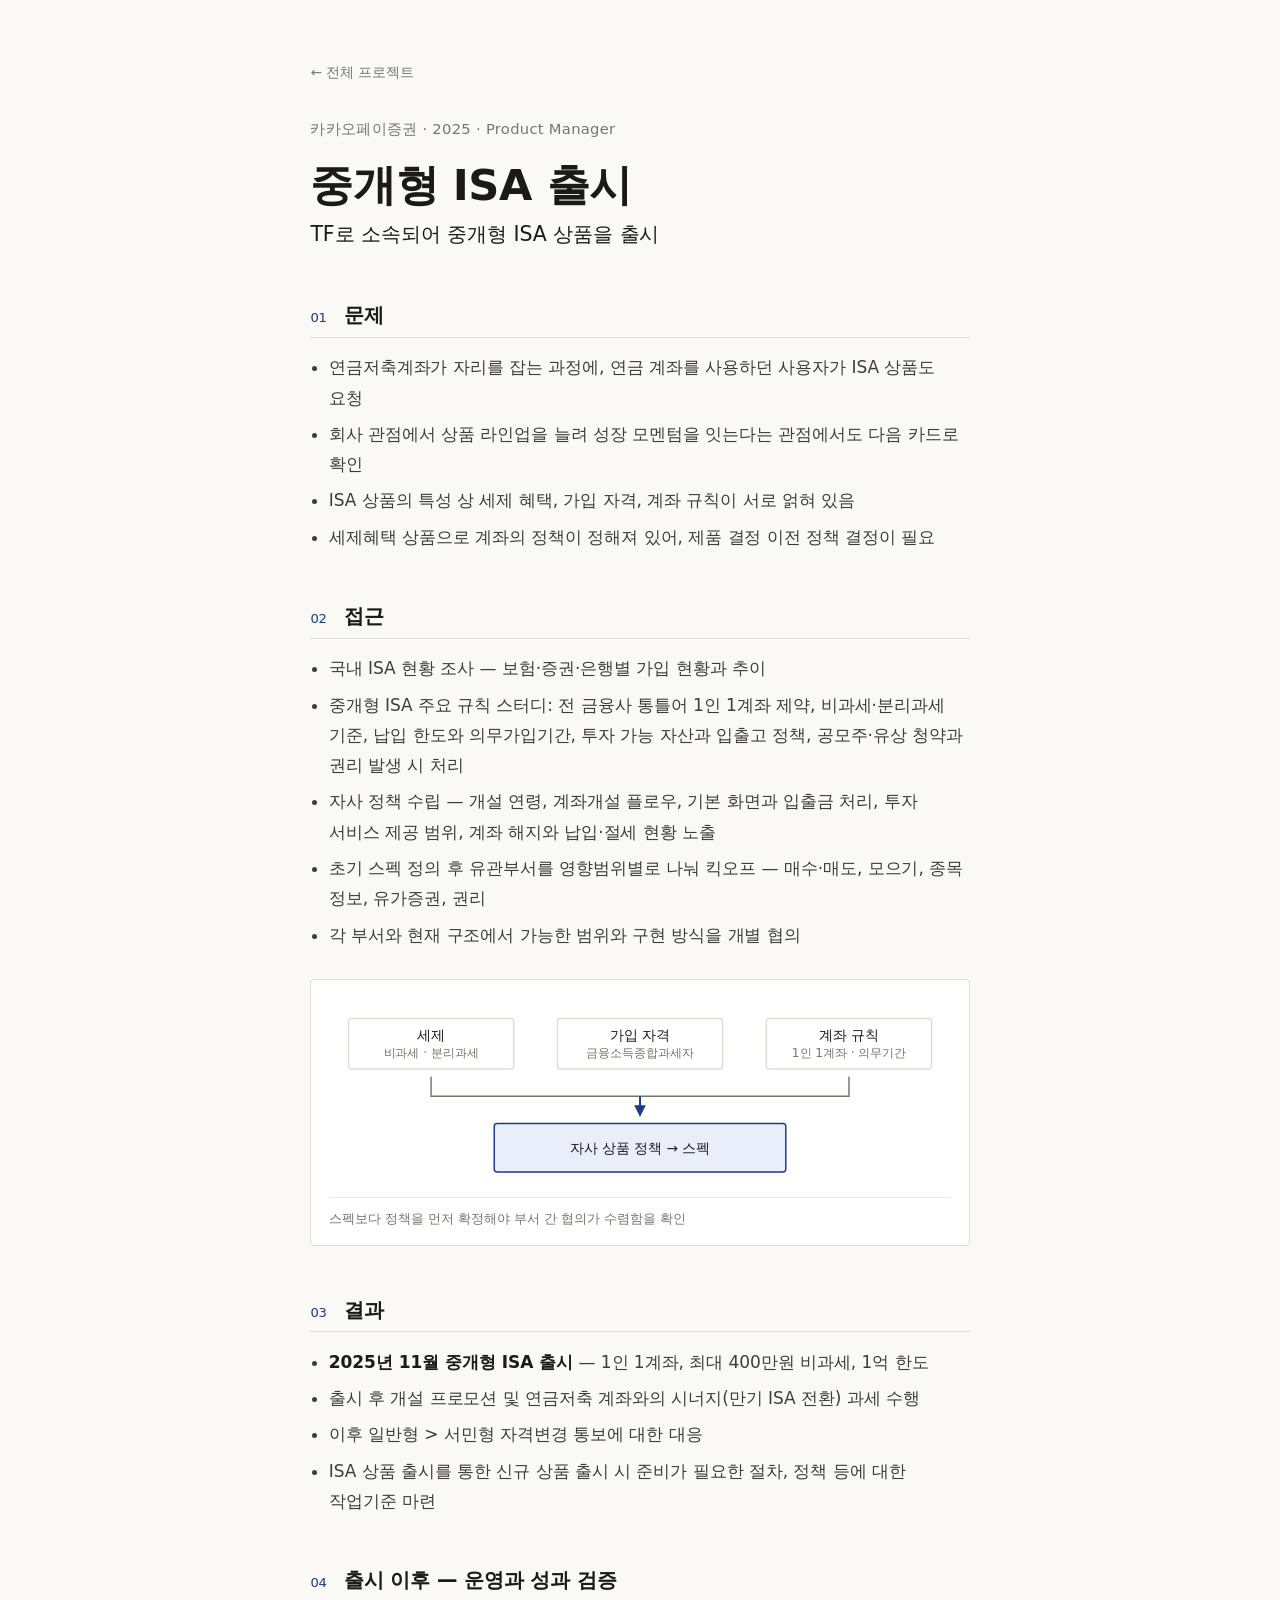
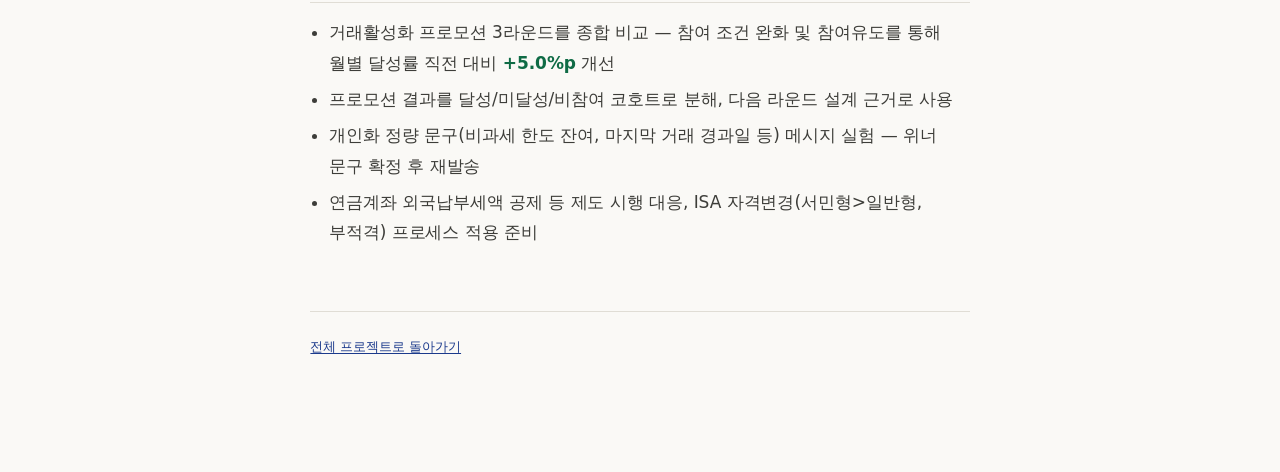
<file: projects/isa-launch.html>
<!DOCTYPE html>
<html lang="ko">
<head>
<meta charset="utf-8">
<meta name="viewport" content="width=device-width, initial-scale=1">
<meta name="robots" content="noindex, nofollow">
<title>중개형 ISA 출시 · 안세훈</title>
<link rel="stylesheet" href="../assets/style.css">
</head>
<body>
<div class="wrap">

  <a class="back-link" href="../index.html">전체 프로젝트</a>

  <header class="site-header">
    <p class="role">카카오페이증권 · 2025 · Product Manager</p>
    <h1>중개형 ISA 출시</h1>
    <p class="tagline">TF로 소속되어 중개형 ISA 상품을 출시</p>
  </header>

  <section class="section">
    <h2><span class="n">01</span>문제</h2>
    <ul>
      <li>연금저축계좌가 자리를 잡는 과정에, 연금 계좌를 사용하던 사용자가 ISA 상품도 요청</li>
      <li>회사 관점에서 상품 라인업을 늘려 성장 모멘텀을 잇는다는 관점에서도 다음 카드로 확인</li>
      <li>ISA 상품의 특성 상 세제 혜택, 가입 자격, 계좌 규칙이 서로 얽혀 있음</li>
      <li>세제혜택 상품으로 계좌의 정책이 정해져 있어, 제품 결정 이전 정책 결정이 필요</li>
    </ul>
  </section>

  <section class="section">
    <h2><span class="n">02</span>접근</h2>
    <ul>
      <li>국내 ISA 현황 조사 — 보험·증권·은행별 가입 현황과 추이</li>
      <li>중개형 ISA 주요 규칙 스터디: 전 금융사 통틀어 1인 1계좌 제약, 비과세·분리과세 기준, 납입 한도와 의무가입기간, 투자 가능 자산과 입출고 정책, 공모주·유상 청약과 권리 발생 시 처리</li>
      <li>자사 정책 수립 — 개설 연령, 계좌개설 플로우, 기본 화면과 입출금 처리, 투자 서비스 제공 범위, 계좌 해지와 납입·절세 현황 노출</li>
      <li>초기 스펙 정의 후 유관부서를 영향범위별로 나눠 킥오프 — 매수·매도, 모으기, 종목 정보, 유가증권, 권리</li>
      <li>각 부서와 현재 구조에서 가능한 범위와 구현 방식을 개별 협의</li>
    </ul>

    <figure class="figure">
      <svg viewBox="0 0 640 190" role="img" aria-labelledby="fig-t fig-d">
        <title id="fig-t">세제·자격·계좌 규칙이 상품 정의로 수렴하는 구조</title>
        <desc id="fig-d">법으로 정해진 세 축을 먼저 확정한 뒤 자사 상품 정책을 정의했습니다.</desc>

        <rect x="20"  y="20" width="170" height="52" rx="3" class="svg-box"/>
        <text x="105" y="42" class="svg-label" text-anchor="middle">세제</text>
        <text x="105" y="60" class="svg-label--sm" text-anchor="middle">비과세 · 분리과세</text>

        <rect x="235" y="20" width="170" height="52" rx="3" class="svg-box"/>
        <text x="320" y="42" class="svg-label" text-anchor="middle">가입 자격</text>
        <text x="320" y="60" class="svg-label--sm" text-anchor="middle">금융소득종합과세자</text>

        <rect x="450" y="20" width="170" height="52" rx="3" class="svg-box"/>
        <text x="535" y="42" class="svg-label" text-anchor="middle">계좌 규칙</text>
        <text x="535" y="60" class="svg-label--sm" text-anchor="middle">1인 1계좌 · 의무기간</text>

        <path d="M105 80 V100 H535 V80" class="svg-arrow"/>
        <path d="M320 100 V120" class="svg-arrow--accent" marker-end="url(#i1)"/>

        <rect x="170" y="128" width="300" height="50" rx="3" class="svg-box--accent"/>
        <text x="320" y="158" class="svg-label" text-anchor="middle">자사 상품 정책 → 스펙</text>

        <defs>
          <marker id="i1" viewBox="0 0 10 10" refX="9" refY="5" markerWidth="6" markerHeight="6" orient="auto-start-reverse">
            <path d="M0 0 L10 5 L0 10 z" style="fill:var(--accent)"/>
          </marker>
        </defs>
      </svg>
      <figcaption class="figure__caption">스펙보다 정책을 먼저 확정해야 부서 간 협의가 수렴함을 확인</figcaption>
    </figure>
  </section>

  <section class="section">
    <h2><span class="n">03</span>결과</h2>
    <ul>
      <li><strong>2025년 11월 중개형 ISA 출시</strong> — 1인 1계좌, 최대 400만원 비과세, 1억 한도</li>
      <li>출시 후 개설 프로모션 및 연금저축 계좌와의 시너지(만기 ISA 전환) 과세 수행</li>
      <li>이후 일반형 > 서민형 자격변경 통보에 대한 대응</li>
      <li>ISA 상품 출시를 통한 신규 상품 출시 시 준비가 필요한 절차, 정책 등에 대한 작업기준 마련</li>
    </ul>
  </section>

  <section class="section">
    <h2><span class="n">04</span>출시 이후 — 운영과 성과 검증</h2>
    <ul>
      <li>거래활성화 프로모션 3라운드를 종합 비교 — 참여 조건 완화 및 참여유도를 통해 월별 달성률 직전 대비 <span class="delta--up">+5.0%p</span> 개선</li>
      <li>프로모션 결과를 달성/미달성/비참여 코호트로 분해, 다음 라운드 설계 근거로 사용</li>
      <li>개인화 정량 문구(비과세 한도 잔여, 마지막 거래 경과일 등) 메시지 실험 — 위너 문구 확정 후 재발송</li>
      <li>연금계좌 외국납부세액 공제 등 제도 시행 대응, ISA 자격변경(서민형>일반형, 부적격) 프로세스 적용 준비</li>
    </ul>
  </section>

  <footer class="site-footer">
    <p><a href="../index.html">전체 프로젝트로 돌아가기</a></p>
  </footer>

</div>
</body>
</html>
</file>
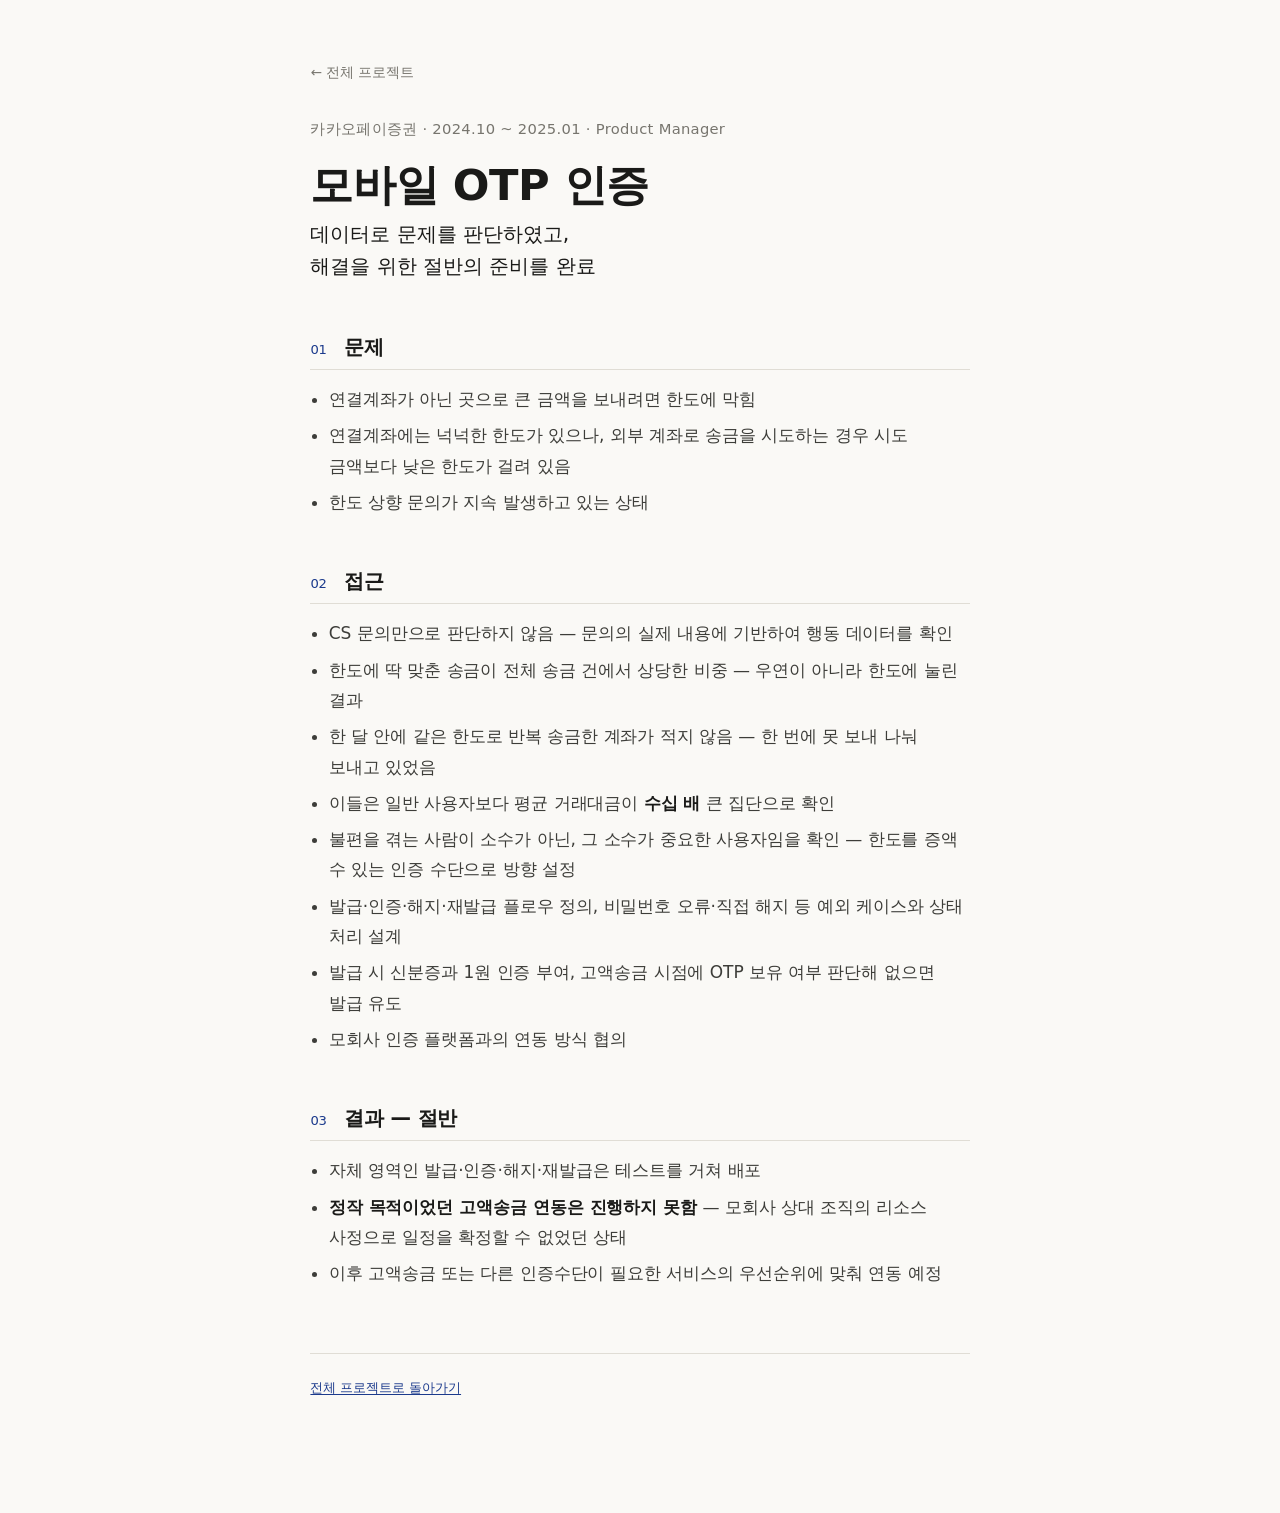
<file: projects/mobile-otp.html>
<!DOCTYPE html>
<html lang="ko">
<head>
<meta charset="utf-8">
<meta name="viewport" content="width=device-width, initial-scale=1">
<meta name="robots" content="noindex, nofollow">
<title>모바일 OTP 인증 · 안세훈</title>
<link rel="stylesheet" href="../assets/style.css">
</head>
<body>
<div class="wrap">

  <a class="back-link" href="../index.html">전체 프로젝트</a>

  <header class="site-header">
    <p class="role">카카오페이증권 · 2024.10 ~ 2025.01 · Product Manager</p>
    <h1>모바일 OTP 인증</h1>
    <p class="tagline">데이터로 문제를 판단하였고,<br>해결을 위한 절반의 준비를 완료</p>
  </header>

  <section class="section">
    <h2><span class="n">01</span>문제</h2>
    <ul>
      <li>연결계좌가 아닌 곳으로 큰 금액을 보내려면 한도에 막힘</li>
      <li>연결계좌에는 넉넉한 한도가 있으나, 외부 계좌로 송금을 시도하는 경우 시도 금액보다 낮은 한도가 걸려 있음</li>
      <li>한도 상향 문의가 지속 발생하고 있는 상태</li>
    </ul>
  </section>

  <section class="section">
    <h2><span class="n">02</span>접근</h2>
    <ul>
      <li>CS 문의만으로 판단하지 않음 — 문의의 실제 내용에 기반하여 행동 데이터를 확인</li>
      <li>한도에 딱 맞춘 송금이 전체 송금 건에서 상당한 비중 — 우연이 아니라 한도에 눌린 결과</li>
      <li>한 달 안에 같은 한도로 반복 송금한 계좌가 적지 않음 — 한 번에 못 보내 나눠 보내고 있었음</li>
      <li>이들은 일반 사용자보다 평균 거래대금이 <strong>수십 배</strong> 큰 집단으로 확인</li>
      <li>불편을 겪는 사람이 소수가 아닌, 그 소수가 중요한 사용자임을 확인 — 한도를 증액 수 있는 인증 수단으로 방향 설정</li>
      <li>발급·인증·해지·재발급 플로우 정의, 비밀번호 오류·직접 해지 등 예외 케이스와 상태 처리 설계</li>
      <li>발급 시 신분증과 1원 인증 부여, 고액송금 시점에 OTP 보유 여부 판단해 없으면 발급 유도</li>
      <li>모회사 인증 플랫폼과의 연동 방식 협의</li>
    </ul>
  </section>

  <section class="section">
    <h2><span class="n">03</span>결과 — 절반</h2>
    <ul>
      <li>자체 영역인 발급·인증·해지·재발급은 테스트를 거쳐 배포</li>
      <li><strong>정작 목적이었던 고액송금 연동은 진행하지 못함</strong> — 모회사 상대 조직의 리소스 사정으로 일정을 확정할 수 없었던 상태</li>
      <li>이후 고액송금 또는 다른 인증수단이 필요한 서비스의 우선순위에 맞춰 연동 예정</li>
    </ul>
  </section>

  <footer class="site-footer">
    <p><a href="../index.html">전체 프로젝트로 돌아가기</a></p>
  </footer>

</div>
</body>
</html>
</file>
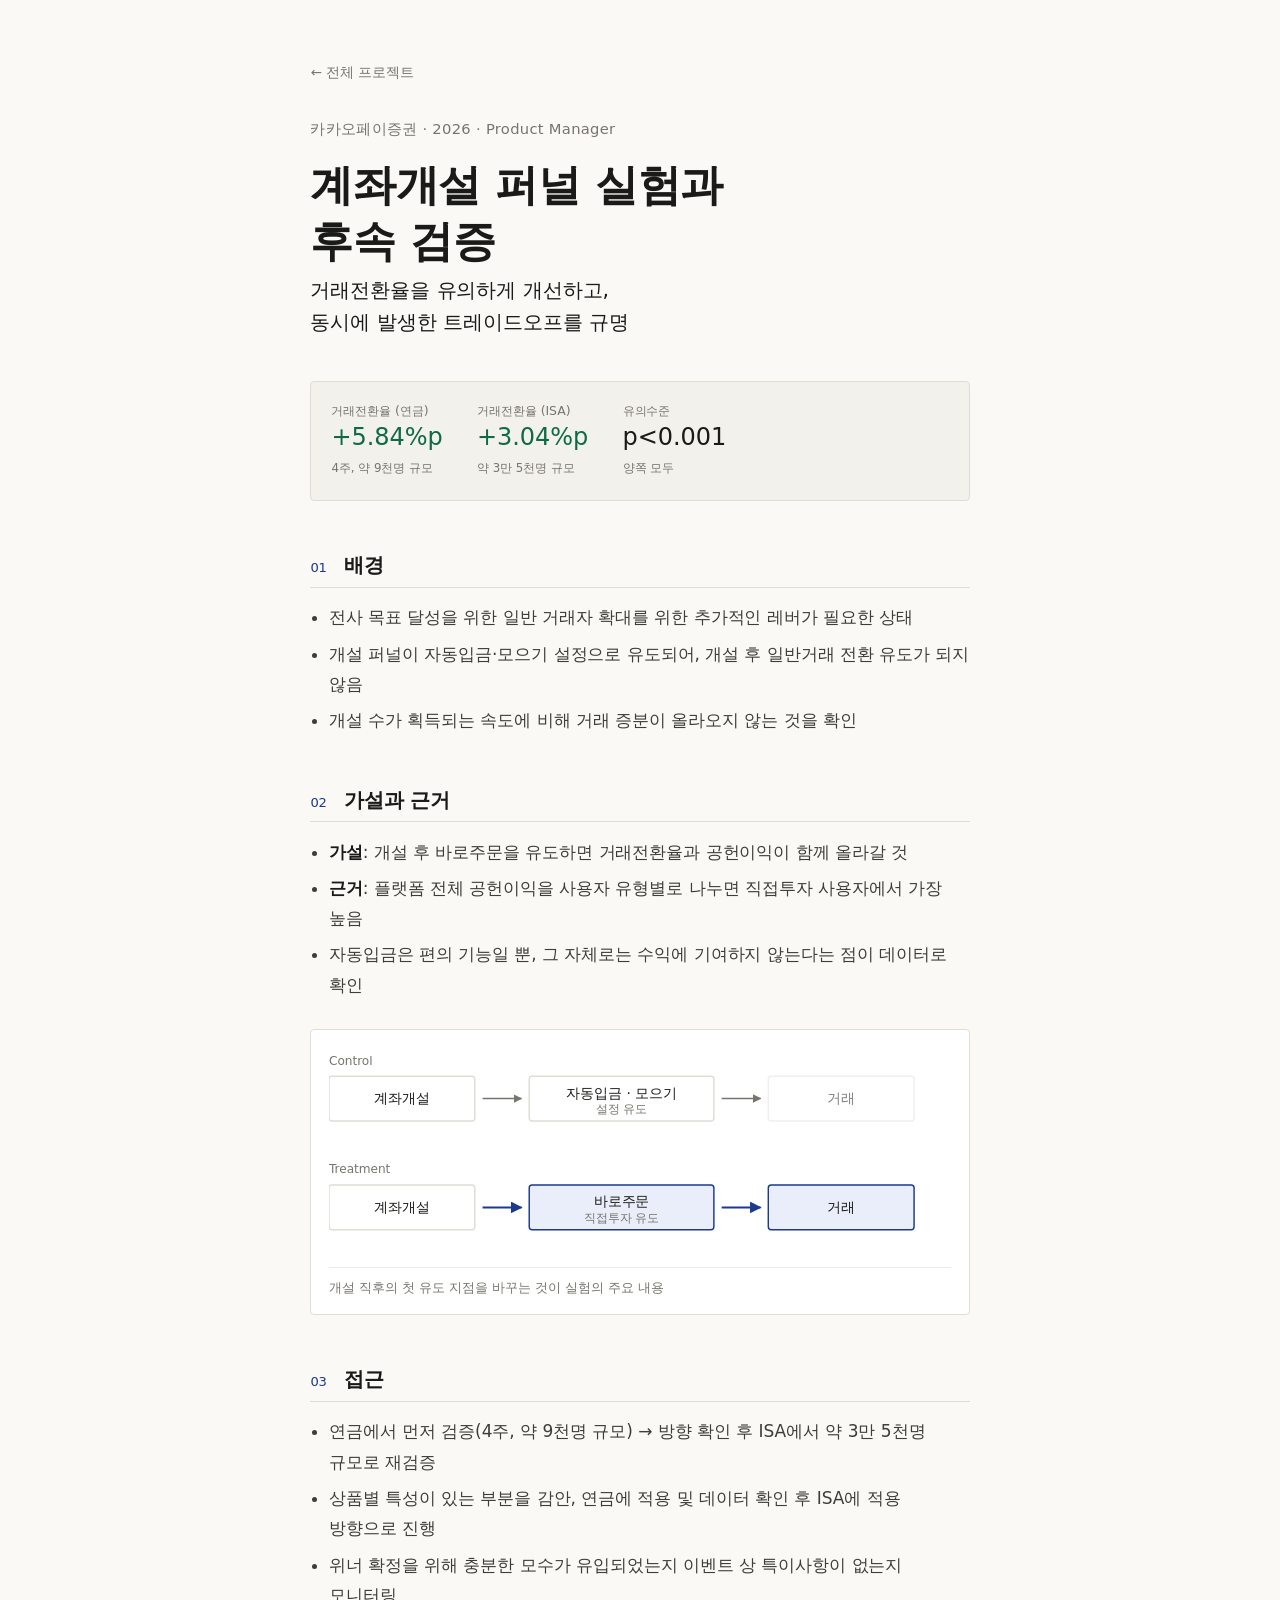
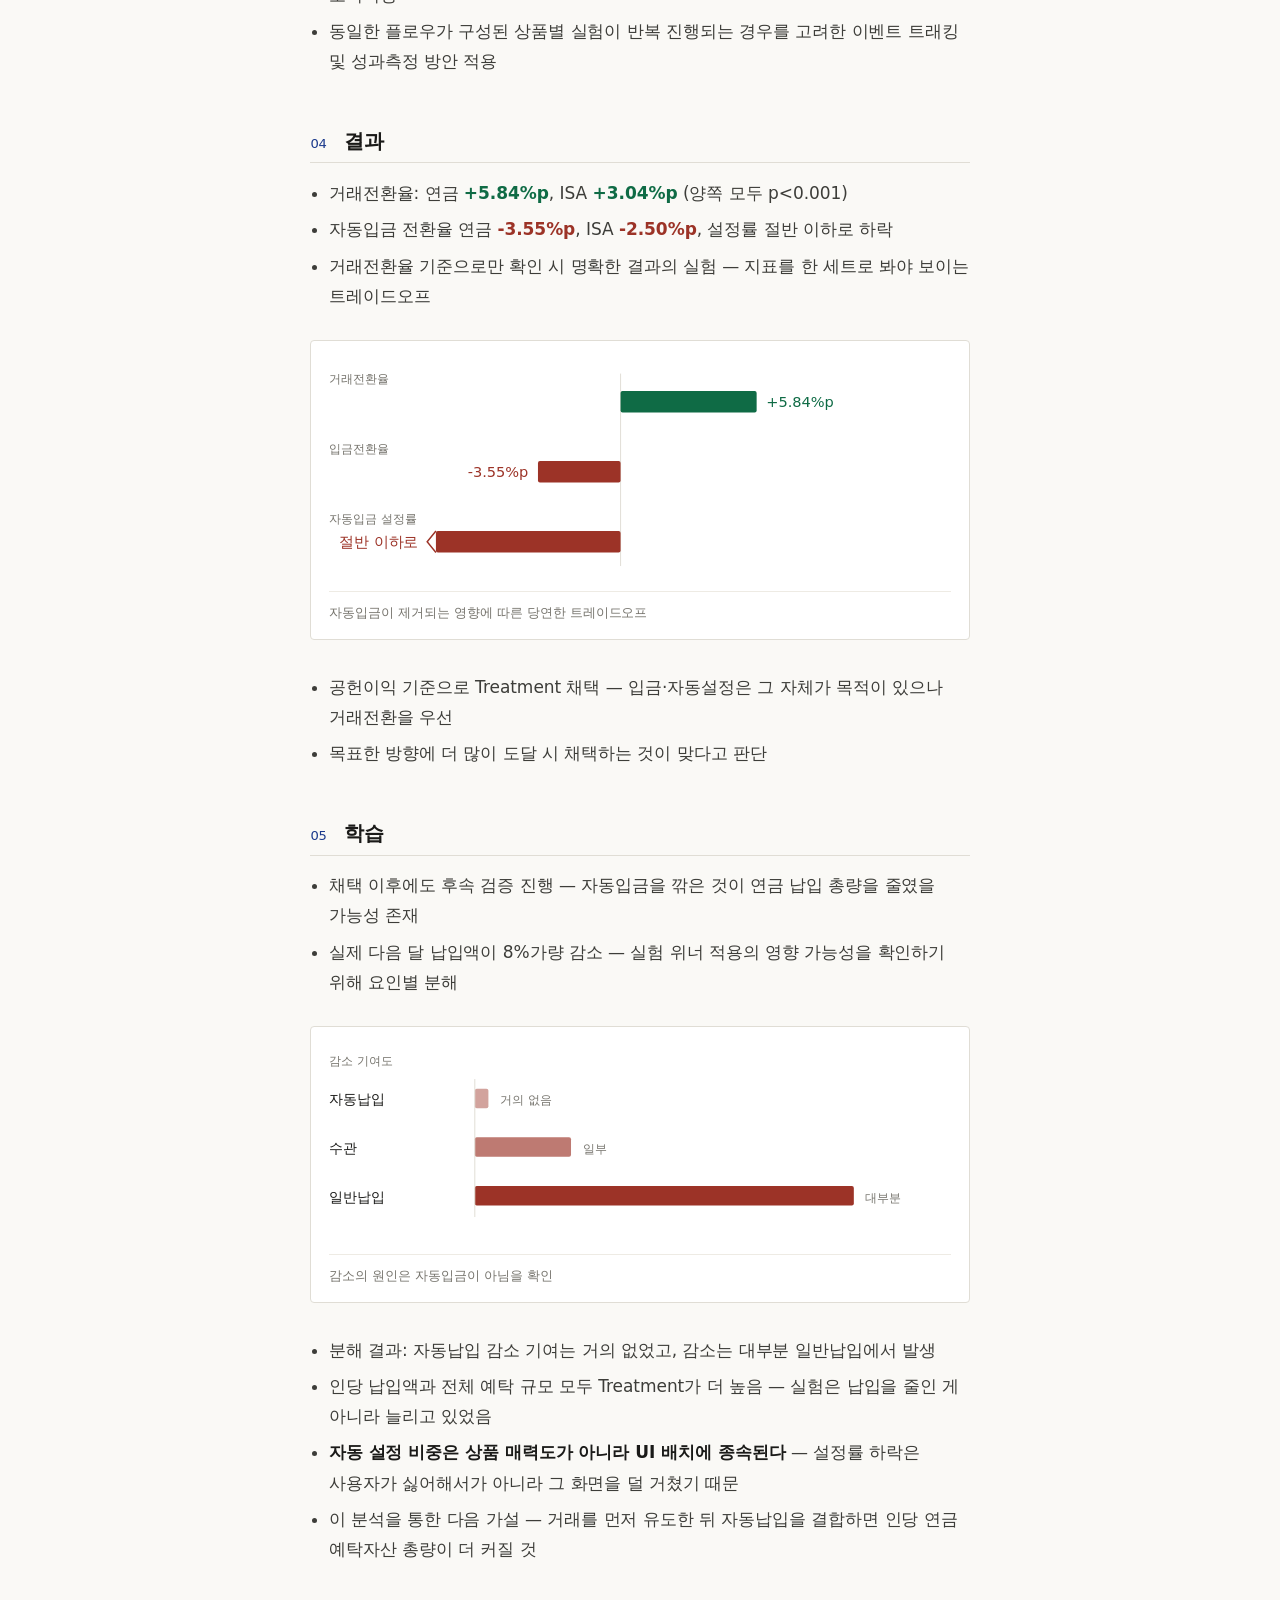
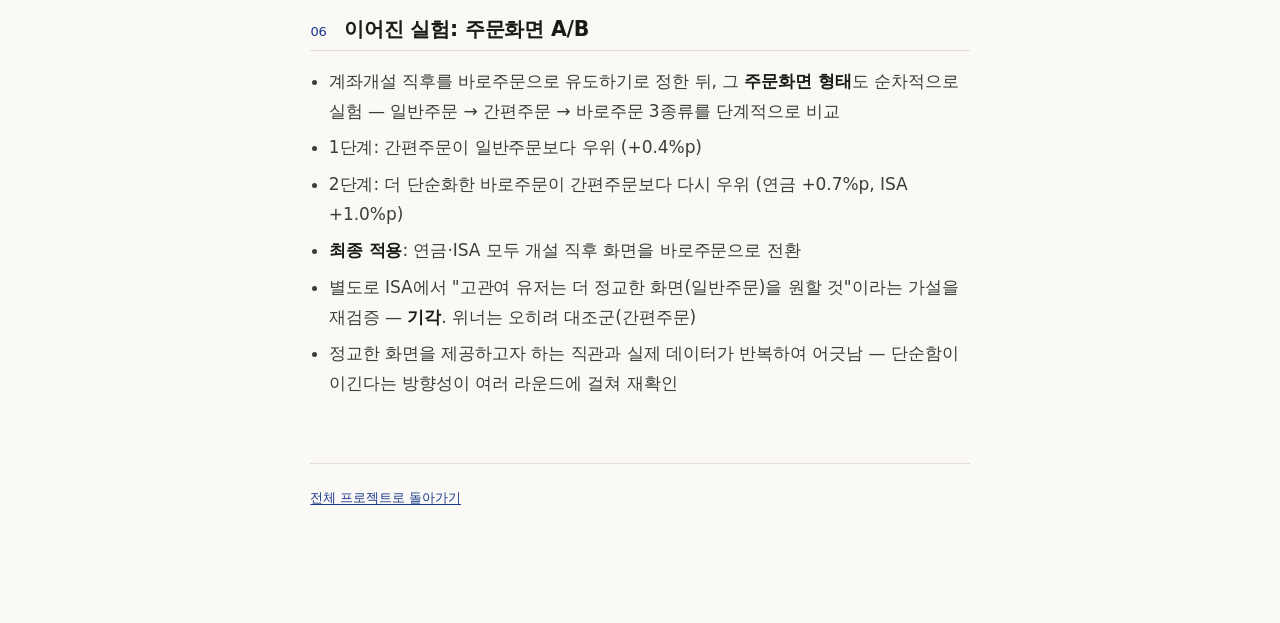
<file: projects/pension-isa-funnel-ab.html>
<!DOCTYPE html>
<html lang="ko">
<head>
<meta charset="utf-8">
<meta name="viewport" content="width=device-width, initial-scale=1">
<meta name="robots" content="noindex, nofollow">
<title>계좌개설 퍼널 실험과 후속 검증 · 안세훈</title>
<link rel="stylesheet" href="../assets/style.css">
</head>
<body>
<div class="wrap">

  <a class="back-link" href="../index.html">전체 프로젝트</a>

  <header class="site-header">
    <p class="role">카카오페이증권 · 2026 · Product Manager</p>
    <h1>계좌개설 퍼널 실험과<br>후속 검증</h1>
    <p class="tagline">거래전환율을 유의하게 개선하고,<br>동시에 발생한 트레이드오프를 규명</p>
  </header>

  <div class="metric-row">
    <div class="metric">
      <span class="metric__label">거래전환율 (연금)</span>
      <span class="metric__val metric__val--up">+5.84%p</span>
      <span class="metric__note">4주, 약 9천명 규모</span>
    </div>
    <div class="metric">
      <span class="metric__label">거래전환율 (ISA)</span>
      <span class="metric__val metric__val--up">+3.04%p</span>
      <span class="metric__note">약 3만 5천명 규모</span>
    </div>
    <div class="metric">
      <span class="metric__label">유의수준</span>
      <span class="metric__val">p&lt;0.001</span>
      <span class="metric__note">양쪽 모두</span>
    </div>
  </div>

  <section class="section">
    <h2><span class="n">01</span>배경</h2>
    <ul>
      <li>전사 목표 달성을 위한 일반 거래자 확대를 위한 추가적인 레버가 필요한 상태</li>
      <li>개설 퍼널이 자동입금·모으기 설정으로 유도되어, 개설 후 일반거래 전환 유도가 되지 않음</li>
      <li>개설 수가 획득되는 속도에 비해 거래 증분이 올라오지 않는 것을 확인</li>
    </ul>
  </section>

  <section class="section">
    <h2><span class="n">02</span>가설과 근거</h2>
    <ul>
      <li><strong>가설</strong>: 개설 후 바로주문을 유도하면 거래전환율과 공헌이익이 함께 올라갈 것</li>
      <li><strong>근거</strong>: 플랫폼 전체 공헌이익을 사용자 유형별로 나누면 직접투자 사용자에서 가장 높음</li>
      <li>자동입금은 편의 기능일 뿐, 그 자체로는 수익에 기여하지 않는다는 점이 데이터로 확인</li>
    </ul>

    <figure class="figure">
      <svg viewBox="0 0 640 210" role="img" aria-labelledby="fig1-t fig1-d">
        <title id="fig1-t">Control과 Treatment의 계좌개설 퍼널 비교</title>
        <desc id="fig1-d">Control은 계좌개설 후 자동입금·모으기 설정으로 유도하고, Treatment는 바로주문으로 유도합니다.</desc>

        <text x="0" y="16" class="svg-label--sm">Control</text>
        <rect x="0" y="28" width="150" height="46" rx="3" class="svg-box"/>
        <text x="75" y="56" class="svg-label" text-anchor="middle">계좌개설</text>
        <path d="M158 51 H198" class="svg-arrow" marker-end="url(#a1)"/>
        <rect x="206" y="28" width="190" height="46" rx="3" class="svg-box"/>
        <text x="301" y="50" class="svg-label" text-anchor="middle">자동입금 · 모으기</text>
        <text x="301" y="66" class="svg-label--sm" text-anchor="middle">설정 유도</text>
        <path d="M404 51 H444" class="svg-arrow" marker-end="url(#a1)"/>
        <rect x="452" y="28" width="150" height="46" rx="3" class="svg-box" opacity="0.45"/>
        <text x="527" y="56" class="svg-label" text-anchor="middle" opacity="0.55">거래</text>

        <text x="0" y="128" class="svg-label--sm">Treatment</text>
        <rect x="0" y="140" width="150" height="46" rx="3" class="svg-box"/>
        <text x="75" y="168" class="svg-label" text-anchor="middle">계좌개설</text>
        <path d="M158 163 H198" class="svg-arrow--accent" marker-end="url(#a2)"/>
        <rect x="206" y="140" width="190" height="46" rx="3" class="svg-box--accent"/>
        <text x="301" y="162" class="svg-label" text-anchor="middle">바로주문</text>
        <text x="301" y="178" class="svg-label--sm" text-anchor="middle">직접투자 유도</text>
        <path d="M404 163 H444" class="svg-arrow--accent" marker-end="url(#a2)"/>
        <rect x="452" y="140" width="150" height="46" rx="3" class="svg-box--accent"/>
        <text x="527" y="168" class="svg-label" text-anchor="middle">거래</text>

        <defs>
          <marker id="a1" viewBox="0 0 10 10" refX="9" refY="5" markerWidth="6" markerHeight="6" orient="auto-start-reverse">
            <path d="M0 0 L10 5 L0 10 z" fill="currentColor" class="svg-label--sm"/>
          </marker>
          <marker id="a2" viewBox="0 0 10 10" refX="9" refY="5" markerWidth="6" markerHeight="6" orient="auto-start-reverse">
            <path d="M0 0 L10 5 L0 10 z" class="svg-bar--up" style="fill:var(--accent)"/>
          </marker>
        </defs>
      </svg>
      <figcaption class="figure__caption">개설 직후의 첫 유도 지점을 바꾸는 것이 실험의 주요 내용</figcaption>
    </figure>
  </section>

  <section class="section">
    <h2><span class="n">03</span>접근</h2>
    <ul>
      <li>연금에서 먼저 검증(4주, 약 9천명 규모) → 방향 확인 후 ISA에서 약 3만 5천명 규모로 재검증</li>
      <li>상품별 특성이 있는 부분을 감안, 연금에 적용 및 데이터 확인 후 ISA에 적용 방향으로 진행</li>
      <li>위너 확정을 위해 충분한 모수가 유입되었는지 이벤트 상 특이사항이 없는지 모니터링</li>
      <li>동일한 플로우가 구성된 상품별 실험이 반복 진행되는 경우를 고려한 이벤트 트래킹 및 성과측정 방안 적용 </li>
    </ul>
  </section>

  <section class="section">
    <h2><span class="n">04</span>결과</h2>
    <ul>
      <li>거래전환율: 연금 <span class="delta--up">+5.84%p</span>, ISA <span class="delta--up">+3.04%p</span> (양쪽 모두 p&lt;0.001)</li>
      <li>자동입금 전환율 연금 <span class="delta--down">-3.55%p</span>, ISA <span class="delta--down">-2.50%p</span>, 설정률 절반 이하로 하락</li>
      <li>거래전환율 기준으로만 확인 시 명확한 결과의 실험 — 지표를 한 세트로 봐야 보이는 트레이드오프</li>
    </ul>

    <figure class="figure">
      <svg viewBox="0 0 640 224" role="img" aria-labelledby="fig2-t fig2-d">
        <title id="fig2-t">지표별 변화폭 — 상승과 하락이 동시에 발생</title>
        <desc id="fig2-d">거래전환율은 5.84%p 상승했으나 입금전환율은 3.55%p 하락했고 자동입금 설정률은 절반 이하로 감소했습니다.</desc>

        <line x1="300" y1="14" x2="300" y2="212" class="svg-axis"/>

        <text x="0" y="24" class="svg-label--sm">거래전환율</text>
        <rect x="300" y="32" width="140" height="22" rx="2" class="svg-bar--up"/>
        <text x="450" y="48" class="svg-num" style="fill:var(--up)">+5.84%p</text>

        <text x="0" y="96" class="svg-label--sm">입금전환율</text>
        <rect x="215" y="104" width="85" height="22" rx="2" class="svg-bar--down"/>
        <text x="205" y="120" class="svg-num" text-anchor="end" style="fill:var(--down)">-3.55%p</text>

        <text x="0" y="168" class="svg-label--sm">자동입금 설정률</text>
        <rect x="110" y="176" width="190" height="22" rx="2" class="svg-bar--down"/>
        <path d="M110 176 l-9 11 l9 11" class="svg-arrow" style="stroke:var(--down);fill:none"/>
        <text x="92" y="192" class="svg-num" text-anchor="end" style="fill:var(--down)">절반 이하로</text>
      </svg>
      <figcaption class="figure__caption">자동입금이 제거되는 영향에 따른 당연한 트레이드오프</figcaption>
    </figure>

    <ul>
      <li>공헌이익 기준으로 Treatment 채택 — 입금·자동설정은 그 자체가 목적이 있으나 거래전환을 우선</li>
      <li>목표한 방향에 더 많이 도달 시 채택하는 것이 맞다고 판단</li>
    </ul>
  </section>

  <section class="section">
    <h2><span class="n">05</span>학습</h2>
    <ul>
      <li>채택 이후에도 후속 검증 진행 — 자동입금을 깎은 것이 연금 납입 총량을 줄였을 가능성 존재</li>
      <li>실제 다음 달 납입액이 8%가량 감소 — 실험 위너 적용의 영향 가능성을 확인하기 위해 요인별 분해</li>
    </ul>

    <figure class="figure">
      <svg viewBox="0 0 640 200" role="img" aria-labelledby="fig3-t fig3-d">
        <title id="fig3-t">월 납입액 감소분의 요인 분해</title>
        <desc id="fig3-d">일반납입 감소가 대부분을 차지하고 자동납입의 기여는 거의 없었습니다.</desc>

        <text x="0" y="20" class="svg-label--sm">감소 기여도</text>

        <text x="0" y="60" class="svg-label">자동납입</text>
        <rect x="150" y="44" width="14" height="20" rx="2" class="svg-bar--down" opacity=".45"/>
        <text x="176" y="60" class="svg-label--sm">거의 없음</text>

        <text x="0" y="110" class="svg-label">수관</text>
        <rect x="150" y="94" width="99" height="20" rx="2" class="svg-bar--down" opacity=".65"/>
        <text x="261" y="110" class="svg-label--sm">일부</text>

        <text x="0" y="160" class="svg-label">일반납입</text>
        <rect x="150" y="144" width="390" height="20" rx="2" class="svg-bar--down"/>
        <text x="552" y="160" class="svg-label--sm">대부분</text>

        <line x1="150" y1="34" x2="150" y2="176" class="svg-axis"/>
      </svg>
      <figcaption class="figure__caption">감소의 원인은 자동입금이 아님을 확인</figcaption>
    </figure>

    <ul>
      <li>분해 결과: 자동납입 감소 기여는 거의 없었고, 감소는 대부분 일반납입에서 발생</li>
      <li>인당 납입액과 전체 예탁 규모 모두 Treatment가 더 높음 — 실험은 납입을 줄인 게 아니라 늘리고 있었음</li>
      <li><strong>자동 설정 비중은 상품 매력도가 아니라 UI 배치에 종속된다</strong> — 설정률 하락은 사용자가 싫어해서가 아니라 그 화면을 덜 거쳤기 때문</li>
      <li>이 분석을 통한 다음 가설 — 거래를 먼저 유도한 뒤 자동납입을 결합하면 인당 연금 예탁자산 총량이 더 커질 것</li>
    </ul>
  </section>

  <section class="section">
    <h2><span class="n">06</span>이어진 실험: 주문화면 A/B</h2>
    <ul>
      <li>계좌개설 직후를 바로주문으로 유도하기로 정한 뒤, 그 <strong>주문화면 형태</strong>도 순차적으로 실험 — 일반주문 → 간편주문 → 바로주문 3종류를 단계적으로 비교</li>
      <li>1단계: 간편주문이 일반주문보다 우위 (+0.4%p)</li>
      <li>2단계: 더 단순화한 바로주문이 간편주문보다 다시 우위 (연금 +0.7%p, ISA +1.0%p)</li>
      <li><strong>최종 적용</strong>: 연금·ISA 모두 개설 직후 화면을 바로주문으로 전환</li>
      <li>별도로 ISA에서 "고관여 유저는 더 정교한 화면(일반주문)을 원할 것"이라는 가설을 재검증 — <strong>기각</strong>. 위너는 오히려 대조군(간편주문)</li>
      <li>정교한 화면을 제공하고자 하는 직관과 실제 데이터가 반복하여 어긋남 — 단순함이 이긴다는 방향성이 여러 라운드에 걸쳐 재확인</li>
    </ul>
  </section>

  <footer class="site-footer">
    <p><a href="../index.html">전체 프로젝트로 돌아가기</a></p>
  </footer>

</div>
</body>
</html>
</file>
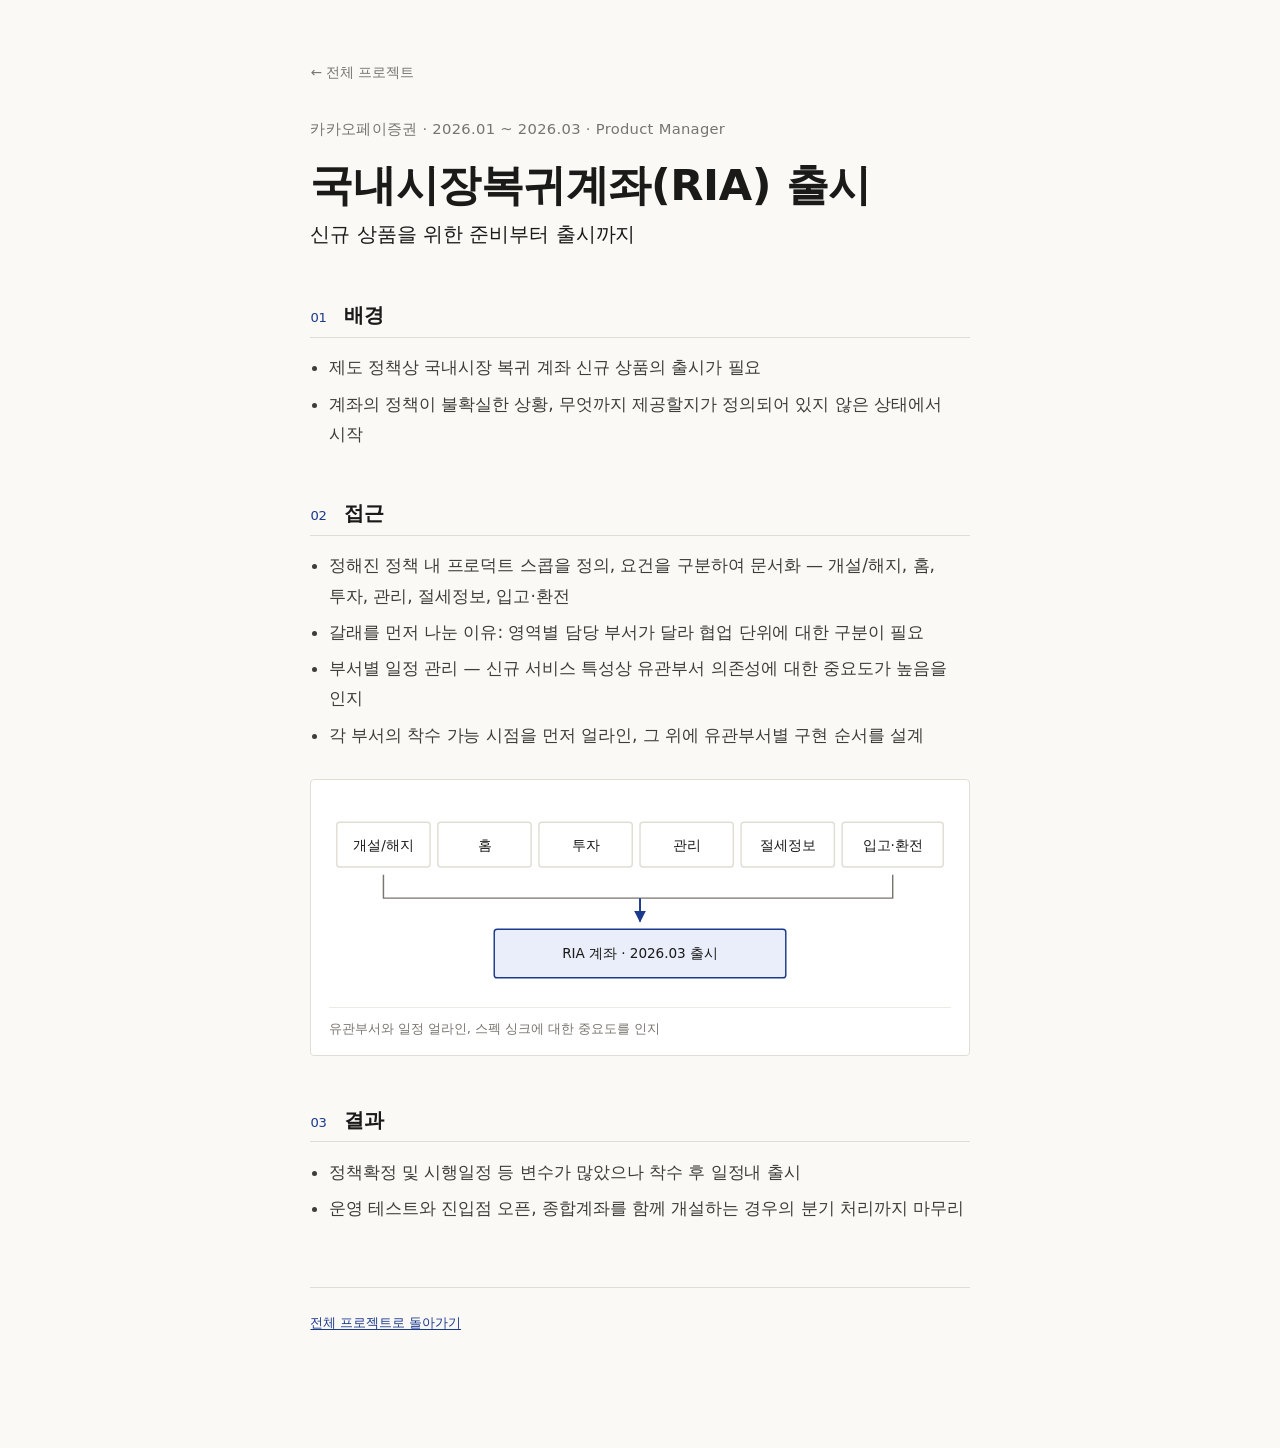
<file: projects/ria-launch.html>
<!DOCTYPE html>
<html lang="ko">
<head>
<meta charset="utf-8">
<meta name="viewport" content="width=device-width, initial-scale=1">
<meta name="robots" content="noindex, nofollow">
<title>국내시장복귀계좌(RIA) 출시 · 안세훈</title>
<link rel="stylesheet" href="../assets/style.css">
</head>
<body>
<div class="wrap">

  <a class="back-link" href="../index.html">전체 프로젝트</a>

  <header class="site-header">
    <p class="role">카카오페이증권 · 2026.01 ~ 2026.03 · Product Manager</p>
    <h1>국내시장복귀계좌(RIA) 출시</h1>
    <p class="tagline">신규 상품을 위한 준비부터 출시까지</p>
  </header>

  <section class="section">
    <h2><span class="n">01</span>배경</h2>
    <ul>
      <li>제도 정책상 국내시장 복귀 계좌 신규 상품의 출시가 필요</li>
      <li>계좌의 정책이 불확실한 상황, 무엇까지 제공할지가 정의되어 있지 않은 상태에서 시작</li>
    </ul>
  </section>

  <section class="section">
    <h2><span class="n">02</span>접근</h2>
    <ul>
      <li>정해진 정책 내 프로덕트 스콥을 정의, 요건을 구분하여 문서화 — 개설/해지, 홈, 투자, 관리, 절세정보, 입고·환전</li>
      <li>갈래를 먼저 나눈 이유: 영역별 담당 부서가 달라 협업 단위에 대한 구분이 필요</li>
      <li>부서별 일정 관리 — 신규 서비스 특성상 유관부서 의존성에 대한 중요도가 높음을 인지</li>
      <li>각 부서의 착수 가능 시점을 먼저 얼라인, 그 위에 유관부서별 구현 순서를 설계</li>
    </ul>

    <figure class="figure">
      <svg viewBox="0 0 640 200" role="img" aria-labelledby="fig-t fig-d">
        <title id="fig-t">요건 6종을 하나의 상품으로 묶는 구조</title>
        <desc id="fig-d">계좌개설, 홈, 투자, 관리, 절세정보, 입고·환전 여섯 영역을 각각 문서화해 하나의 서비스로 통합했습니다.</desc>

        <rect x="8"   y="24" width="96" height="46" rx="3" class="svg-box"/><text x="56"  y="52" class="svg-label" text-anchor="middle">개설/해지</text>
        <rect x="112" y="24" width="96" height="46" rx="3" class="svg-box"/><text x="160" y="52" class="svg-label" text-anchor="middle">홈</text>
        <rect x="216" y="24" width="96" height="46" rx="3" class="svg-box"/><text x="264" y="52" class="svg-label" text-anchor="middle">투자</text>
        <rect x="320" y="24" width="96" height="46" rx="3" class="svg-box"/><text x="368" y="52" class="svg-label" text-anchor="middle">관리</text>
        <rect x="424" y="24" width="96" height="46" rx="3" class="svg-box"/><text x="472" y="52" class="svg-label" text-anchor="middle">절세정보</text>
        <rect x="528" y="24" width="104" height="46" rx="3" class="svg-box"/><text x="580" y="52" class="svg-label" text-anchor="middle">입고·환전</text>

        <path d="M56 78 V102 H580 V78" class="svg-arrow"/>
        <path d="M320 102 V126" class="svg-arrow--accent" marker-end="url(#r1)"/>

        <rect x="170" y="134" width="300" height="50" rx="3" class="svg-box--accent"/>
        <text x="320" y="164" class="svg-label" text-anchor="middle">RIA 계좌 · 2026.03 출시</text>

        <defs>
          <marker id="r1" viewBox="0 0 10 10" refX="9" refY="5" markerWidth="6" markerHeight="6" orient="auto-start-reverse">
            <path d="M0 0 L10 5 L0 10 z" style="fill:var(--accent)"/>
          </marker>
        </defs>
      </svg>
      <figcaption class="figure__caption">유관부서와 일정 얼라인, 스펙 싱크에 대한 중요도를 인지</figcaption>
    </figure>
  </section>

  <section class="section">
    <h2><span class="n">03</span>결과</h2>
    <ul>
      <li>정책확정 및 시행일정 등 변수가 많았으나 착수 후 일정내 출시</li>
      <li>운영 테스트와 진입점 오픈, 종합계좌를 함께 개설하는 경우의 분기 처리까지 마무리</li>
    </ul>
  </section>

  <footer class="site-footer">
    <p><a href="../index.html">전체 프로젝트로 돌아가기</a></p>
  </footer>

</div>
</body>
</html>
</file>
<file: assets/style.css>
@charset "UTF-8";

/* ============================================================
   안세훈 포트폴리오
   Noto Sans 계열 산세리프로 통일. 좌측 헤어라인 레일과 섹션 번호,
   지표 델타를 본문 안에서 색으로 읽히게 하는 구조는 유지.
   외부 리소스(웹폰트·이미지) 없음. 단일 CSS.
   ============================================================ */

:root {
  /* 종이 계열 라이트 */
  --bg:        #faf9f6;
  --bg-tint:   #f3f1ec;
  --card:      #ffffff;
  --fg:        #1a1a18;
  --fg-soft:   #3d3d39;
  --muted:     #77756e;
  --line:      #e0ddd5;
  --line-soft: #eeebe4;
  --accent:    #1b3a8c;
  --accent-bg: #eaeefa;
  --up:        #0f6b45;
  --down:      #9c3327;

  --body: "Noto Sans KR", "Noto Sans", -apple-system, BlinkMacSystemFont,
          "Apple SD Gothic Neo", "Malgun Gothic", system-ui, sans-serif;
  --display: var(--body);
  --mono: ui-monospace, SFMono-Regular, Menlo, monospace;

  --measure: 44rem;
  --rail: 2.5rem;

  /* 인덱스 페이지 전용 — 노션 워크스페이스 톤 (라이트) */
  --bar-bg:   #f1f0ec;
  --bar-fg:   #37352f;
  --bar-tab:  #37352f;
  --avatar-bg:#37352f;
  --avatar-fg:#faf9f6;

  --tag-gray-bg:   #e3e2e0; --tag-gray-fg:   #5b5a57;
  --tag-brown-bg:  #eee0da; --tag-brown-fg:  #8a5a3b;
  --tag-orange-bg: #fadec9; --tag-orange-fg: #a35a1e;
  --tag-yellow-bg: #fdecc8; --tag-yellow-fg: #9c7a1f;
  --tag-green-bg:  #dbeddb; --tag-green-fg:  #3a7d4c;
  --tag-blue-bg:   #d3e5ef; --tag-blue-fg:   #2f6b93;
  --tag-purple-bg: #e8deee; --tag-purple-fg: #7247a3;
  --tag-pink-bg:   #f5e0e9; --tag-pink-fg:   #a34c78;
  --tag-red-bg:    #ffe2dd; --tag-red-fg:    #b8402a;
}

@media (prefers-color-scheme: dark) {
  :root {
    --bg:        #14141a;
    --bg-tint:   #1a1a21;
    --card:      #1c1c23;
    --fg:        #eceae5;
    --fg-soft:   #cfcdc7;
    --muted:     #94918a;
    --line:      #2e2e37;
    --line-soft: #24242c;
    --accent:    #8fb0ff;
    --accent-bg: #1e2436;
    --up:        #4ec98a;
    --down:      #ff8f80;

    /* 인덱스 페이지 전용 — 노션 워크스페이스 톤 (다크) */
    --bar-bg:   #2f2f2f;
    --bar-fg:   #e9e9e7;
    --bar-tab:  #6f6f6f;
    --avatar-bg:#3a3a3f;
    --avatar-fg:#e9e9e7;

    --tag-gray-bg:   #3b3b3b; --tag-gray-fg:   #c4c3c0;
    --tag-brown-bg:  #4a3228; --tag-brown-fg:  #d3a482;
    --tag-orange-bg: #4d3320; --tag-orange-fg: #e0a668;
    --tag-yellow-bg: #4a3f1f; --tag-yellow-fg: #e2c266;
    --tag-green-bg:  #253d2c; --tag-green-fg:  #7fc794;
    --tag-blue-bg:   #1f3a4d; --tag-blue-fg:   #7cb3d6;
    --tag-purple-bg: #362a4a; --tag-purple-fg: #b295dd;
    --tag-pink-bg:   #4a2b3c; --tag-pink-fg:   #db8fb2;
    --tag-red-bg:    #4a2a24; --tag-red-fg:    #e08a76;
  }
}

*, *::before, *::after { box-sizing: border-box; }

html { -webkit-text-size-adjust: 100%; }

body {
  margin: 0;
  background: var(--bg);
  color: var(--fg);
  font-family: var(--body);
  font-size: clamp(15px, 0.95rem + 0.16vw, 17px);
  line-height: 1.78;
  letter-spacing: -0.003em;
  word-break: keep-all;       /* 한글 줄바꿈 품질 */
  overflow-wrap: anywhere;
  -webkit-font-smoothing: antialiased;
}

.wrap {
  max-width: var(--measure);
  margin-inline: auto;
  padding: 3.5rem 1.4rem 6rem;
}

/* ---------- 타이포 ---------- */

h1, h2, h3 { font-family: var(--display); font-weight: 700; letter-spacing: -0.01em; line-height: 1.3; }

h1 {
  font-size: clamp(1.9rem, 1.4rem + 2vw, 2.7rem);
  margin: 0 0 .4rem;
}

h2 {
  font-size: 1.28rem;
  margin: 3.2rem 0 .9rem;
  padding-bottom: .5rem;
  border-bottom: 1px solid var(--line);
}

h3 { font-size: 1.06rem; margin: 2rem 0 .5rem; }

p { margin: 0 0 1.1rem; color: var(--fg-soft); }

a { color: var(--accent); text-underline-offset: .18em; text-decoration-thickness: 1px; }
a:hover { text-decoration-thickness: 2px; }
a:focus-visible { outline: 2px solid var(--accent); outline-offset: 3px; border-radius: 2px; }

strong { font-weight: 650; color: var(--fg); }

ul, ol { padding-left: 1.15rem; margin: 0 0 1.1rem; color: var(--fg-soft); }
li { margin-bottom: .38rem; }

/* 숫자는 세리프 + 등폭으로 — 수치가 본문에서 또렷하게 */
.num, .metric__val, .delta {
  font-family: var(--display);
  font-variant-numeric: tabular-nums;
  font-feature-settings: "tnum" 1;
}

/* ---------- 헤더 ---------- */

.site-header { margin-bottom: 2.6rem; }

.site-header .role {
  font-family: var(--display);
  font-size: .92rem;
  color: var(--muted);
  letter-spacing: .02em;
  margin: 0 0 .9rem;
}

.tagline {
  font-family: var(--display);
  font-size: clamp(1.05rem, 1rem + .5vw, 1.28rem);
  line-height: 1.55;
  color: var(--fg);
  margin: 0 0 1.2rem;
}

.contact {
  display: flex;
  flex-wrap: wrap;
  gap: .4rem 1.1rem;
  font-size: .88rem;
  color: var(--muted);
  margin: 0;
  padding: 0;
  list-style: none;
}

/* ---------- 콜아웃 (읽는 순서) ---------- */

.callout {
  background: var(--accent-bg);
  border-left: 3px solid var(--accent);
  padding: 1.15rem 1.25rem;
  margin: 0 0 3rem;
  border-radius: 0 4px 4px 0;
}
.callout p { margin: 0; color: var(--fg); }
.callout p + p { margin-top: .6rem; }

/* ---------- 성장 궤적 ---------- */

.trajectory { margin: 0 0 1rem; padding: 0; list-style: none; }

.trajectory__spine {
  font-family: var(--display);
  font-size: 1.02rem;
  color: var(--accent);
  letter-spacing: .01em;
  margin-bottom: 1.4rem;
}

.trajectory li {
  display: grid;
  grid-template-columns: minmax(5.5rem, max-content) 1fr;
  gap: 0 1rem;
  padding: 0 0 1.3rem;
  border-left: 1px solid var(--line);
  margin-left: .55rem;
  padding-left: 1.2rem;
  position: relative;
}
.trajectory li::before {
  content: "";
  position: absolute;
  left: -4.5px;
  top: .62rem;
  width: 8px; height: 8px;
  border-radius: 50%;
  background: var(--bg);
  border: 1.5px solid var(--accent);
}
.trajectory li:last-child { border-left-color: transparent; padding-bottom: 0; }

.trajectory .when {
  font-family: var(--display);
  font-size: .85rem;
  color: var(--muted);
  white-space: nowrap;
  padding-top: .12rem;
}
.trajectory .what { margin: 0; }
.trajectory .axis { display: block; font-weight: 650; color: var(--fg); }

/* ---------- 프로젝트 리스트 ---------- */

.project-list { list-style: none; margin: 0; padding: 0; }

.project-item {
  border-top: 1px solid var(--line);
  padding: 1.25rem 0 1.35rem;
}
.project-item:last-child { border-bottom: 1px solid var(--line); }

.project-item__title {
  font-family: var(--display);
  font-size: 1.06rem;
  font-weight: 600;
  margin: 0 0 .25rem;
  line-height: 1.4;
}
.project-item__title a { text-decoration: none; color: var(--fg); }
.project-item__title a:hover { color: var(--accent); text-decoration: underline; }

/* 대표 프로젝트: 리스트 안에서 강조하되 섹션을 나누지 않는다 */
.project-item--featured {
  border-left: 3px solid var(--accent);
  padding-left: 1.1rem;
  background: linear-gradient(to right, var(--accent-bg), transparent 55%);
}
.project-item--featured .project-item__title { font-size: 1.4rem; font-weight: 700; }

.badge {
  display: inline-block;
  vertical-align: .18em;
  background: var(--accent);
  color: var(--bg);
  font-family: var(--body);
  font-size: .66rem;
  font-weight: 700;
  letter-spacing: .04em;
  line-height: 1;
  padding: .3em .55em;
  border-radius: 999px;
  margin-right: .5rem;
}
@media (prefers-color-scheme: dark) { .badge { color: #14141a; } }

.meta {
  font-size: .82rem;
  color: var(--muted);
  margin: 0 0 .45rem;
  font-family: var(--display);
}

.project-item__result { margin: 0 0 .55rem; font-size: .95rem; }

.tags { display: flex; flex-wrap: wrap; gap: .35rem; list-style: none; margin: 0; padding: 0; }
.tag {
  font-size: .72rem;
  color: var(--muted);
  border: 1px solid var(--line);
  border-radius: 3px;
  padding: .12em .45em;
  line-height: 1.5;
}

/* ---------- 프로젝트 상세: 섹션 ---------- */

.section { margin-bottom: 2.4rem; }

.section > h2 {
  display: grid;
  grid-template-columns: 1.6rem 1fr;
  align-items: baseline;
  gap: .5rem;
}
.section > h2 .n {
  font-family: var(--display);
  font-size: .82rem;
  color: var(--accent);
  font-weight: 400;
}

/* ---------- 지표 ---------- */

.metric-row {
  display: flex;
  flex-wrap: wrap;
  gap: 1.6rem;
  padding: 1.15rem 1.25rem;
  background: var(--bg-tint);
  border: 1px solid var(--line);
  border-radius: 4px;
  margin: 0 0 1.5rem;
}
.metric { min-width: 7.5rem; }
.metric__label { display: block; font-size: .78rem; color: var(--muted); margin-bottom: .1rem; }
.metric__val { display: block; font-size: 1.5rem; line-height: 1.15; color: var(--fg); }
.metric__val--up { color: var(--up); }
.metric__val--down { color: var(--down); }
.metric__note { font-size: .74rem; color: var(--muted); }

.delta--up { color: var(--up); font-weight: 650; }
.delta--down { color: var(--down); font-weight: 650; }

/* ---------- 도식 ---------- */

.figure {
  margin: 1.8rem 0 2rem;
  padding: 1.2rem 1.1rem 1rem;
  background: var(--card);
  border: 1px solid var(--line);
  border-radius: 4px;
}
/* 좁은 화면에서는 도식을 축소하지 않고 가로 스크롤로 넘긴다.
   본문(body)은 절대 가로로 스크롤되지 않는다. */
.figure { overflow-x: auto; }
.figure svg { width: 100%; min-width: 480px; height: auto; display: block; }
.figure__caption {
  margin: .85rem 0 0;
  font-size: .82rem;
  color: var(--muted);
  line-height: 1.6;
  border-top: 1px solid var(--line-soft);
  padding-top: .6rem;
}

/* SVG 내부 공용 클래스 */
.svg-box { fill: var(--card); stroke: var(--line); stroke-width: 1.5; }
.svg-box--accent { fill: var(--accent-bg); stroke: var(--accent); stroke-width: 1.5; }
.svg-label { fill: var(--fg); font-family: var(--body); font-size: 14px; }
.svg-label--sm { fill: var(--muted); font-family: var(--body); font-size: 12.5px; }
.svg-num { fill: var(--fg); font-family: var(--display); font-size: 15px; font-variant-numeric: tabular-nums; }
.svg-arrow { stroke: var(--muted); stroke-width: 1.5; fill: none; }
.svg-arrow--accent { stroke: var(--accent); stroke-width: 2; fill: none; }
.svg-bar--up { fill: var(--up); }
.svg-bar--down { fill: var(--down); }
.svg-axis { stroke: var(--line); stroke-width: 1; }

/* ---------- 뒤로 ---------- */

.back-link {
  display: inline-block;
  font-size: .85rem;
  color: var(--muted);
  text-decoration: none;
  margin-bottom: 2rem;
}
.back-link:hover { color: var(--accent); }
.back-link::before { content: "← "; }

/* ---------- 표 ---------- */

table { width: 100%; border-collapse: collapse; margin: 0 0 1.4rem; font-size: .9rem; }
th, td { text-align: left; padding: .55rem .6rem; border-bottom: 1px solid var(--line-soft); vertical-align: top; }
th { font-family: var(--display); font-weight: 600; color: var(--muted); font-size: .82rem; border-bottom-color: var(--line); }
td { color: var(--fg-soft); }

/* ---------- 푸터 ---------- */

.site-footer {
  margin-top: 4rem;
  padding-top: 1.4rem;
  border-top: 1px solid var(--line);
  font-size: .82rem;
  color: var(--muted);
}

/* ============================================================
   인덱스 페이지 — 노션 워크스페이스 레이아웃
   ============================================================ */

/* 아바타 */
.avatar {
  width: 2.75rem; height: 2.75rem;
  border-radius: 50%;
  background: var(--avatar-bg);
  color: var(--avatar-fg);
  display: flex; align-items: center; justify-content: center;
  font-family: var(--body);
  font-weight: 700;
  font-size: 1.1rem;
  margin-bottom: 1.4rem;
}

.role-line {
  font-size: 1.02rem;
  font-weight: 650;
  color: var(--fg);
  margin: 0 0 1rem;
}

/* 바이오 — 노션의 인용 블록 스타일 */
.bio-quote {
  border-left: 3px solid var(--line);
  padding-left: 1rem;
  color: var(--fg-soft);
  margin: 0 0 1.6rem;
  font-size: .96rem;
}

/* 연락처 카드 */
.contact-cards {
  display: grid;
  grid-template-columns: repeat(auto-fit, minmax(11rem, 1fr));
  gap: .7rem;
  margin: 0 0 3rem;
}
.contact-card {
  display: flex; align-items: center; gap: .6rem;
  padding: .7rem .85rem;
  border: 1px solid var(--line);
  border-radius: 6px;
  color: var(--fg-soft);
  text-decoration: none;
  font-size: .9rem;
}
.contact-card:hover { border-color: var(--accent); color: var(--accent); }
.contact-card svg { width: 1.1rem; height: 1.1rem; flex: none; color: var(--muted); }
.contact-card:hover svg { color: var(--accent); }

/* 섹션 바 — 노션의 풀블리드 회색 바 헤더 */
.section-bar {
  display: flex; align-items: center; gap: .55rem;
  background: var(--bar-bg);
  color: var(--bar-fg);
  padding: .5rem .8rem;
  border-radius: 4px;
  margin: 3.4rem 0 1.2rem;
  font-family: var(--body);
  font-weight: 700;
  font-size: .82rem;
  letter-spacing: .06em;
}
.section:first-of-type .section-bar,
section:first-of-type .section-bar { margin-top: 0; }
.section-bar::before {
  content: "";
  width: 3px; height: 1rem;
  background: var(--bar-tab);
  border-radius: 2px;
  flex: none;
}

/* 프로젝트 카드 그리드 */
.card-grid {
  display: grid;
  grid-template-columns: 1fr 1fr;
  gap: 1rem;
  list-style: none;
  margin: 0 0 1rem;
  padding: 0;
}
@media (max-width: 640px) {
  .card-grid { grid-template-columns: 1fr; }
}

.project-card {
  border: 1px solid var(--line);
  border-radius: 8px;
  overflow: hidden;
  background: var(--card);
  display: flex;
  flex-direction: column;
}

.project-card__cover {
  aspect-ratio: 16 / 9;
  display: flex; align-items: center; justify-content: center;
  position: relative;
  color: #fff;
}
.cover--1  { background: linear-gradient(135deg, #2b5876, #4e4376); }
.cover--2  { background: linear-gradient(135deg, #654ea3, #eaafc8); }
.cover--3  { background: linear-gradient(135deg, #1f4037, #99f2c8); }
.cover--4  { background: linear-gradient(135deg, #0f2027, #2c5364); }
.cover--5  { background: linear-gradient(135deg, #3a1c71, #d76d77); }
.cover--6  { background: linear-gradient(135deg, #134e5e, #71b280); }
.cover--7  { background: linear-gradient(135deg, #5c258d, #4389a2); }
.cover--8  { background: linear-gradient(135deg, #232526, #414345); }
.cover--9  { background: linear-gradient(135deg, #1a2980, #26d0ce); }
.cover--10 { background: linear-gradient(135deg, #6a3093, #a044ff); }
.project-card__cover svg { width: 42%; height: 42%; opacity: .9; }
.project-card__badge {
  position: absolute; top: .6rem; left: .6rem;
  background: rgba(0,0,0,.35);
  color: #fff;
  font-size: .66rem;
  font-weight: 700;
  letter-spacing: .04em;
  padding: .25em .6em;
  border-radius: 999px;
  backdrop-filter: blur(2px);
}

.project-card__body { padding: .9rem 1rem 1rem; flex: 1; display: flex; flex-direction: column; }

.project-card__title {
  display: flex; align-items: baseline; gap: .4rem;
  font-size: .98rem; font-weight: 650;
  margin: 0 0 .5rem;
  line-height: 1.4;
}
.project-card__title a { color: var(--fg); text-decoration: none; }
.project-card__title a:hover { color: var(--accent); text-decoration: underline; }
.project-card__title .doc-icon { flex: none; width: 1rem; height: 1rem; color: var(--muted); }

.tag-row { display: flex; flex-wrap: wrap; gap: .35rem; margin: 0 0 .6rem; }
.tagp {
  display: inline-block;
  font-size: .74rem;
  padding: .12em .55em;
  border-radius: 4px;
  line-height: 1.6;
}
.tagp--gray   { background: var(--tag-gray-bg);   color: var(--tag-gray-fg); }
.tagp--brown  { background: var(--tag-brown-bg);  color: var(--tag-brown-fg); }
.tagp--orange { background: var(--tag-orange-bg); color: var(--tag-orange-fg); }
.tagp--yellow { background: var(--tag-yellow-bg); color: var(--tag-yellow-fg); }
.tagp--green  { background: var(--tag-green-bg);  color: var(--tag-green-fg); }
.tagp--blue   { background: var(--tag-blue-bg);   color: var(--tag-blue-fg); }
.tagp--purple { background: var(--tag-purple-bg); color: var(--tag-purple-fg); }
.tagp--pink   { background: var(--tag-pink-bg);   color: var(--tag-pink-fg); }
.tagp--red    { background: var(--tag-red-bg);    color: var(--tag-red-fg); }

.project-card__meta { margin-top: auto; font-size: .78rem; color: var(--muted); }

/* 경력·학력 리스트 */
.entry-list { list-style: none; margin: 0 0 1rem; padding: 0; }
.entry-item {
  display: flex; align-items: baseline; gap: .55rem;
  padding: .55rem 0;
  border-bottom: 1px solid var(--line-soft);
  font-size: .92rem;
}
.entry-item:last-child { border-bottom: none; }
.entry-item svg { flex: none; width: .85rem; height: .85rem; color: var(--muted); }
.entry-item__label { color: var(--fg); font-weight: 600; }
.entry-item__when { color: var(--muted); font-size: .82rem; margin-left: auto; padding-left: 1rem; white-space: nowrap; }

/* 스킬 그리드 */
.skills-grid {
  display: grid;
  grid-template-columns: repeat(auto-fit, minmax(11.5rem, 1fr));
  gap: .7rem;
  margin: 0 0 1rem;
}
.skill-card {
  display: flex; align-items: center; gap: .65rem;
  padding: .7rem .85rem;
  border: 1px solid var(--line);
  border-radius: 6px;
  font-size: .88rem;
  color: var(--fg-soft);
}
.skill-card svg { flex: none; width: 1.05rem; height: 1.05rem; color: var(--muted); }

/* More: Contact / SNS */
.more-grid {
  display: grid;
  grid-template-columns: 1fr 1fr;
  gap: 1.5rem;
}
@media (max-width: 480px) { .more-grid { grid-template-columns: 1fr; } }
.more-grid h3 {
  font-size: .82rem; color: var(--muted); font-weight: 650;
  margin: 0 0 .6rem; padding-bottom: .5rem;
  border-bottom: 1px solid var(--line);
}
.more-grid ul { list-style: none; margin: 0; padding: 0; }
.more-grid li { padding: .3rem 0; font-size: .9rem; color: var(--fg-soft); }

/* ---------- 반응형 ---------- */

@media (max-width: 480px) {
  .wrap { padding: 2.5rem 1.1rem 4rem; }
  .metric-row { gap: 1rem 1.4rem; padding: 1rem; }
  .metric { min-width: 6rem; }
  .metric__val { font-size: 1.3rem; }
  .trajectory li { grid-template-columns: 1fr; gap: .1rem; }
  .project-item--featured .project-item__title { font-size: 1.2rem; }
  .entry-item { flex-wrap: wrap; }
  .entry-item__when { margin-left: 0; padding-left: 1.4rem; flex-basis: 100%; }
}

/* ---------- 인쇄 ---------- */

@media print {
  :root {
    --bg: #fff; --bg-tint: #fff; --card: #fff;
    --fg: #000; --fg-soft: #1a1a1a; --muted: #555;
    --line: #bbb; --line-soft: #ddd;
    --accent: #12306f; --accent-bg: #fff;
    --up: #0b5c3a; --down: #8a2b20;
  }
  .back-link { display: none; }
  .wrap { max-width: none; padding: 0; }
  .section, .figure, .metric-row, .project-item { break-inside: avoid; }
  h2 { break-after: avoid; }
  a { text-decoration: none; }
}

/* ---------- 모션 ---------- */

@media (prefers-reduced-motion: no-preference) {
  .project-item, .section { animation: rise .5s ease-out backwards; }
  .project-item:nth-child(1) { animation-delay: .02s; }
  .project-item:nth-child(2) { animation-delay: .05s; }
  .project-item:nth-child(3) { animation-delay: .08s; }
  .project-item:nth-child(n+4) { animation-delay: .11s; }
  @keyframes rise {
    from { opacity: 0; transform: translateY(6px); }
    to   { opacity: 1; transform: none; }
  }
}
</file>
